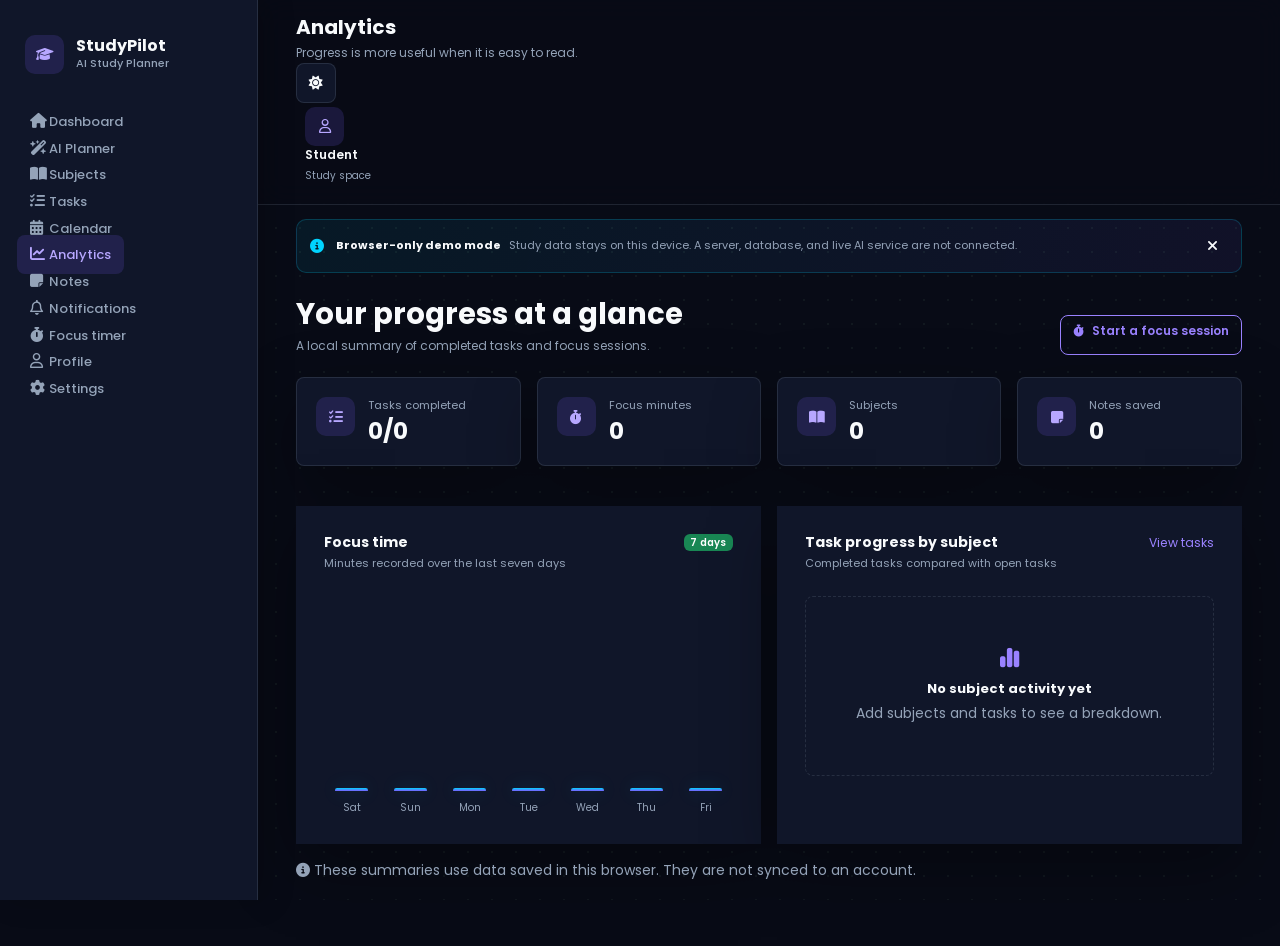
<file: frontend/analytics.html>
<!doctype html>
<html lang="en">
<head>
	<meta charset="utf-8">
	<meta name="viewport" content="width=device-width, initial-scale=1">
	<title>Analytics | StudyPilot</title>
	<link rel="preconnect" href="https://fonts.googleapis.com">
	<link rel="preconnect" href="https://fonts.gstatic.com" crossorigin>
	<link href="https://fonts.googleapis.com/css2?family=Poppins:wght@400;500;600;700&display=swap" rel="stylesheet">
	<link href="https://cdn.jsdelivr.net/npm/bootstrap@5.3.7/dist/css/bootstrap.min.css" rel="stylesheet">
	<link rel="stylesheet" href="https://cdnjs.cloudflare.com/ajax/libs/font-awesome/6.7.2/css/all.min.css">
	<link rel="stylesheet" href="assets/css/workspace.css">
</head>
<body>
<div class="dashboard-layout">
	<aside class="sidebar" aria-label="Primary navigation">
		<div class="sidebar-logo"><div class="metric-icon"><i class="fa-solid fa-graduation-cap"></i></div><div><h2>StudyPilot</h2><span>AI Study Planner</span></div></div>
		<ul class="sidebar-menu">
			<li><a href="dashboard.html"><i class="fa-solid fa-house"></i><span>Dashboard</span></a></li>
			<li><a href="planner.html"><i class="fa-solid fa-wand-magic-sparkles"></i><span>AI Planner</span></a></li>
			<li><a href="subjects.html"><i class="fa-solid fa-book-open"></i><span>Subjects</span></a></li>
			<li><a href="tasks.html"><i class="fa-solid fa-list-check"></i><span>Tasks</span></a></li>
			<li><a href="calendar.html"><i class="fa-solid fa-calendar-days"></i><span>Calendar</span></a></li>
			<li><a href="analytics.html"><i class="fa-solid fa-chart-line"></i><span>Analytics</span></a></li>
			<li><a href="notes.html"><i class="fa-solid fa-note-sticky"></i><span>Notes</span></a></li>
			<li><a href="notifications.html"><i class="fa-regular fa-bell"></i><span>Notifications</span></a></li>
			<li><a href="pomodoro.html"><i class="fa-solid fa-stopwatch"></i><span>Focus timer</span></a></li>
			<li><a href="profile.html"><i class="fa-regular fa-user"></i><span>Profile</span></a></li>
			<li><a href="settings.html"><i class="fa-solid fa-gear"></i><span>Settings</span></a></li>
		</ul>
	</aside>
	<main class="main-content">
		<header class="dashboard-navbar">
			<div class="left-section"><div><h2>Analytics</h2><p>Progress is more useful when it is easy to read.</p></div></div>
			<div class="right-section"><button class="icon-btn" id="themeToggle" type="button" aria-label="Switch to dark theme"><i class="fa-solid fa-moon" aria-hidden="true"></i></button><div class="user-profile"><div class="metric-icon"><i class="fa-regular fa-user"></i></div><div><span id="dashboardUser">Student</span><small>Study space</small></div></div></div>
		</header>
		<section class="page-heading"><div><h1>Your progress at a glance</h1><p>A local summary of completed tasks and focus sessions.</p></div><a class="btn btn-outline-primary" href="pomodoro.html"><i class="fa-solid fa-stopwatch me-2" aria-hidden="true"></i>Start a focus session</a></section>
		<section class="app-grid app-grid-4 mb-4" id="analyticsMetrics" aria-label="Study summary"></section>
		<div class="app-grid app-grid-2 analytics-layout">
			<section class="glass-card" aria-labelledby="weeklyStudyTitle"><div class="d-flex justify-content-between align-items-start mb-4"><div><h2 class="section-label mb-1" id="weeklyStudyTitle">Focus time</h2><p class="calendar-subtitle mb-0">Minutes recorded over the last seven days</p></div><span class="badge text-bg-success">7 days</span></div><div class="weekly-chart" id="weeklyChart" role="img" aria-label="Focus minutes by day"></div></section>
			<section class="glass-card" aria-labelledby="subjectProgressTitle"><div class="d-flex justify-content-between align-items-start mb-4"><div><h2 class="section-label mb-1" id="subjectProgressTitle">Task progress by subject</h2><p class="calendar-subtitle mb-0">Completed tasks compared with open tasks</p></div><a href="tasks.html" class="small">View tasks</a></div><div id="subjectProgress" class="app-grid"></div></section>
		</div>
		<p class="analytics-footnote mt-3"><i class="fa-solid fa-circle-info me-1" aria-hidden="true"></i>These summaries use data saved in this browser. They are not synced to an account.</p>
	</main>
</div>
<script src="assets/js/workspace.js"></script>
<script src="assets/js/analytics.js"></script>
</body>
</html>
</file>
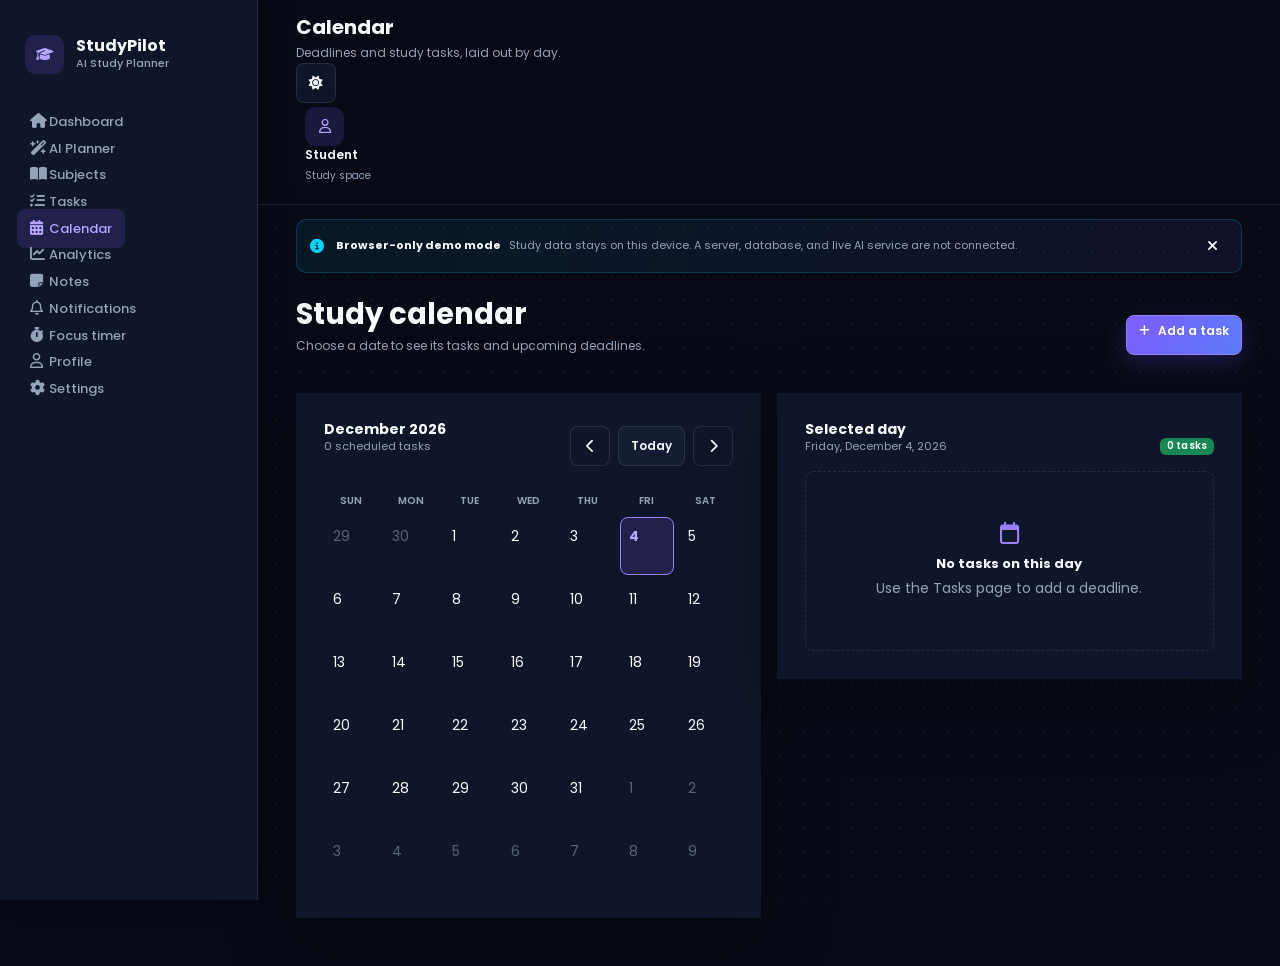
<file: frontend/calendar.html>
<!doctype html>
<html lang="en">
<head>
	<meta charset="utf-8">
	<meta name="viewport" content="width=device-width, initial-scale=1">
	<title>Calendar | StudyPilot</title>
	<link rel="preconnect" href="https://fonts.googleapis.com">
	<link rel="preconnect" href="https://fonts.gstatic.com" crossorigin>
	<link href="https://fonts.googleapis.com/css2?family=Poppins:wght@400;500;600;700&display=swap" rel="stylesheet">
	<link href="https://cdn.jsdelivr.net/npm/bootstrap@5.3.7/dist/css/bootstrap.min.css" rel="stylesheet">
	<link rel="stylesheet" href="https://cdnjs.cloudflare.com/ajax/libs/font-awesome/6.7.2/css/all.min.css">
	<link rel="stylesheet" href="assets/css/workspace.css">
</head>
<body>
<div class="dashboard-layout">
	<aside class="sidebar" aria-label="Primary navigation">
		<div class="sidebar-logo"><div class="metric-icon"><i class="fa-solid fa-graduation-cap"></i></div><div><h2>StudyPilot</h2><span>AI Study Planner</span></div></div>
		<ul class="sidebar-menu">
			<li><a href="dashboard.html"><i class="fa-solid fa-house"></i><span>Dashboard</span></a></li>
			<li><a href="planner.html"><i class="fa-solid fa-wand-magic-sparkles"></i><span>AI Planner</span></a></li>
			<li><a href="subjects.html"><i class="fa-solid fa-book-open"></i><span>Subjects</span></a></li>
			<li><a href="tasks.html"><i class="fa-solid fa-list-check"></i><span>Tasks</span></a></li>
			<li><a href="calendar.html"><i class="fa-solid fa-calendar-days"></i><span>Calendar</span></a></li>
			<li><a href="analytics.html"><i class="fa-solid fa-chart-line"></i><span>Analytics</span></a></li>
			<li><a href="notes.html"><i class="fa-solid fa-note-sticky"></i><span>Notes</span></a></li>
			<li><a href="notifications.html"><i class="fa-regular fa-bell"></i><span>Notifications</span></a></li>
			<li><a href="pomodoro.html"><i class="fa-solid fa-stopwatch"></i><span>Focus timer</span></a></li>
			<li><a href="profile.html"><i class="fa-regular fa-user"></i><span>Profile</span></a></li>
			<li><a href="settings.html"><i class="fa-solid fa-gear"></i><span>Settings</span></a></li>
		</ul>
	</aside>
	<main class="main-content">
		<header class="dashboard-navbar">
			<div class="left-section"><div><h2>Calendar</h2><p>Deadlines and study tasks, laid out by day.</p></div></div>
			<div class="right-section"><button class="icon-btn" id="themeToggle" type="button" aria-label="Switch to dark theme"><i class="fa-solid fa-moon" aria-hidden="true"></i></button><div class="user-profile"><div class="metric-icon"><i class="fa-regular fa-user"></i></div><div><span id="dashboardUser">Student</span><small>Study space</small></div></div></div>
		</header>
		<section class="page-heading"><div><h1>Study calendar</h1><p>Choose a date to see its tasks and upcoming deadlines.</p></div><a class="btn btn-primary" href="tasks.html"><i class="fa-solid fa-plus me-2" aria-hidden="true"></i>Add a task</a></section>
		<div class="app-grid app-grid-2 calendar-layout">
			<section class="glass-card" aria-label="Monthly calendar">
				<div class="calendar-toolbar"><div><h2 id="calendarMonth" class="section-label mb-0">Month</h2><p class="calendar-subtitle" id="calendarSummary"></p></div><div class="d-flex gap-2"><button class="icon-btn" id="previousMonth" type="button" aria-label="Previous month"><i class="fa-solid fa-chevron-left" aria-hidden="true"></i></button><button class="btn btn-outline-secondary" id="todayButton" type="button">Today</button><button class="icon-btn" id="nextMonth" type="button" aria-label="Next month"><i class="fa-solid fa-chevron-right" aria-hidden="true"></i></button></div></div>
				<div class="calendar-grid calendar-weekdays" aria-hidden="true"><span>Sun</span><span>Mon</span><span>Tue</span><span>Wed</span><span>Thu</span><span>Fri</span><span>Sat</span></div>
				<div class="calendar-grid" id="calendarDays" role="grid" aria-labelledby="calendarMonth"></div>
			</section>
			<section class="glass-card" aria-labelledby="dayTasksTitle">
				<div class="calendar-toolbar"><div><h2 class="section-label mb-0" id="dayTasksTitle">Selected day</h2><p class="calendar-subtitle" id="selectedDateLabel"></p></div><span class="badge text-bg-success" id="dayTaskCount">0 tasks</span></div>
				<div id="dayTasks" class="app-grid" aria-live="polite"></div>
			</section>
		</div>
	</main>
</div>
<script src="assets/js/workspace.js"></script>
<script src="assets/js/calendar.js"></script>
</body>
</html>
</file>
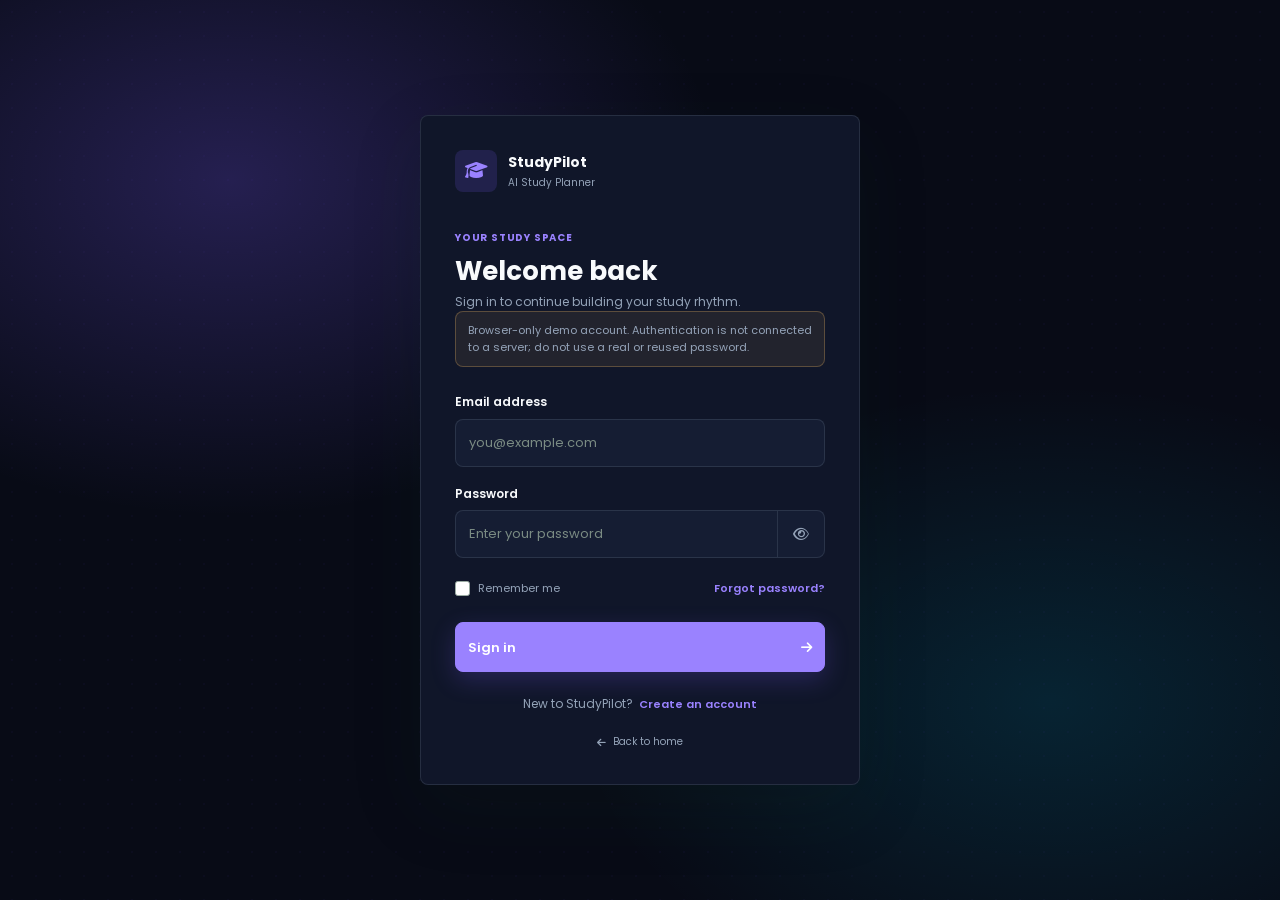
<file: frontend/login.html>
<!doctype html>
<html lang="en">
<head>
    <meta charset="utf-8">
    <meta name="viewport" content="width=device-width, initial-scale=1">
    <meta name="theme-color" content="#17332c">
    <meta name="description" content="Sign in to your Smart AI Study Planner account.">
    <title>Sign In | Smart AI Study Planner</title>
    <link rel="preconnect" href="https://fonts.googleapis.com">
    <link rel="preconnect" href="https://fonts.gstatic.com" crossorigin>
    <link href="https://fonts.googleapis.com/css2?family=Poppins:wght@400;500;600;700&display=swap" rel="stylesheet">
    <link href="https://cdn.jsdelivr.net/npm/bootstrap@5.3.3/dist/css/bootstrap.min.css" rel="stylesheet">
    <link rel="stylesheet" href="https://cdnjs.cloudflare.com/ajax/libs/font-awesome/6.7.2/css/all.min.css">
    <link rel="stylesheet" href="./assets/css/workspace.css">
    <link rel="stylesheet" href="./assets/css/login.css?v=2">
</head>
<body class="auth-page login-page">
    <main class="login-section">
        <section class="login-card" aria-labelledby="loginTitle">
            <a class="login-brand" href="index.html" aria-label="Smart AI Study Planner home">
                <span class="login-brand-mark" aria-hidden="true"><i class="fa-solid fa-graduation-cap"></i></span>
                <span><strong>StudyPilot</strong><small>AI Study Planner</small></span>
            </a>

            <div class="login-heading">
                <span class="login-eyebrow">YOUR STUDY SPACE</span>
                <h1 id="loginTitle">Welcome back</h1>
                <p>Sign in to continue building your study rhythm.</p>
                <p class="auth-demo-notice">Browser-only demo account. Authentication is not connected to a server; do not use a real or reused password.</p>
            </div>

            <form id="loginForm" novalidate>
                <div class="login-field">
                    <label class="form-label" for="loginEmail">Email address</label>
                    <input class="form-control" id="loginEmail" name="email" type="email" autocomplete="email" placeholder="you@example.com" aria-describedby="loginEmailError" required>
                    <span class="invalid-feedback" id="loginEmailError" hidden></span>
                </div>

                <div class="login-field">
                    <label class="form-label" for="loginPassword">Password</label>
                    <div class="input-group login-password-group">
                        <input class="form-control" id="loginPassword" name="password" type="password" autocomplete="current-password" placeholder="Enter your password" aria-describedby="loginPasswordError" required>
                        <button class="password-toggle" type="button" id="togglePassword" aria-label="Show password" aria-pressed="false">
                            <i class="fa-regular fa-eye" aria-hidden="true"></i>
                        </button>
                    </div>
                    <span class="invalid-feedback" id="loginPasswordError" hidden></span>
                </div>

                <div class="login-options">
                    <label class="form-check-label remember-option" for="remember">
                        <input class="form-check-input" type="checkbox" id="remember" name="remember">
                        <span>Remember me</span>
                    </label>
                    <a class="login-text-link" href="#forgotPasswordHelp" id="forgotPasswordLink" aria-controls="forgotPasswordHelp" aria-expanded="false">Forgot password?</a>
                </div>
                <p class="forgot-help" id="forgotPasswordHelp" role="status" hidden>Password recovery is not configured in this project yet. Contact your administrator for help.</p>

                <button class="btn btn-primary login-submit" id="loginSubmit" type="submit">
                    <span class="login-spinner spinner-border spinner-border-sm" aria-hidden="true" hidden></span>
                    <span data-submit-label>Sign in</span>
                    <i class="fa-solid fa-arrow-right" aria-hidden="true"></i>
                </button>
                <p class="login-status" id="loginStatus" role="status" aria-live="polite"></p>
            </form>

            <p class="register-prompt">New to StudyPilot? <a href="register.html">Create an account</a></p>
            <a class="back-home" href="index.html"><i class="fa-solid fa-arrow-left" aria-hidden="true"></i> Back to home</a>
        </section>
    </main>
    <script src="./assets/js/auth.js"></script>
    <script src="./assets/js/login.js?v=3"></script>
</body>
</html>
</file>
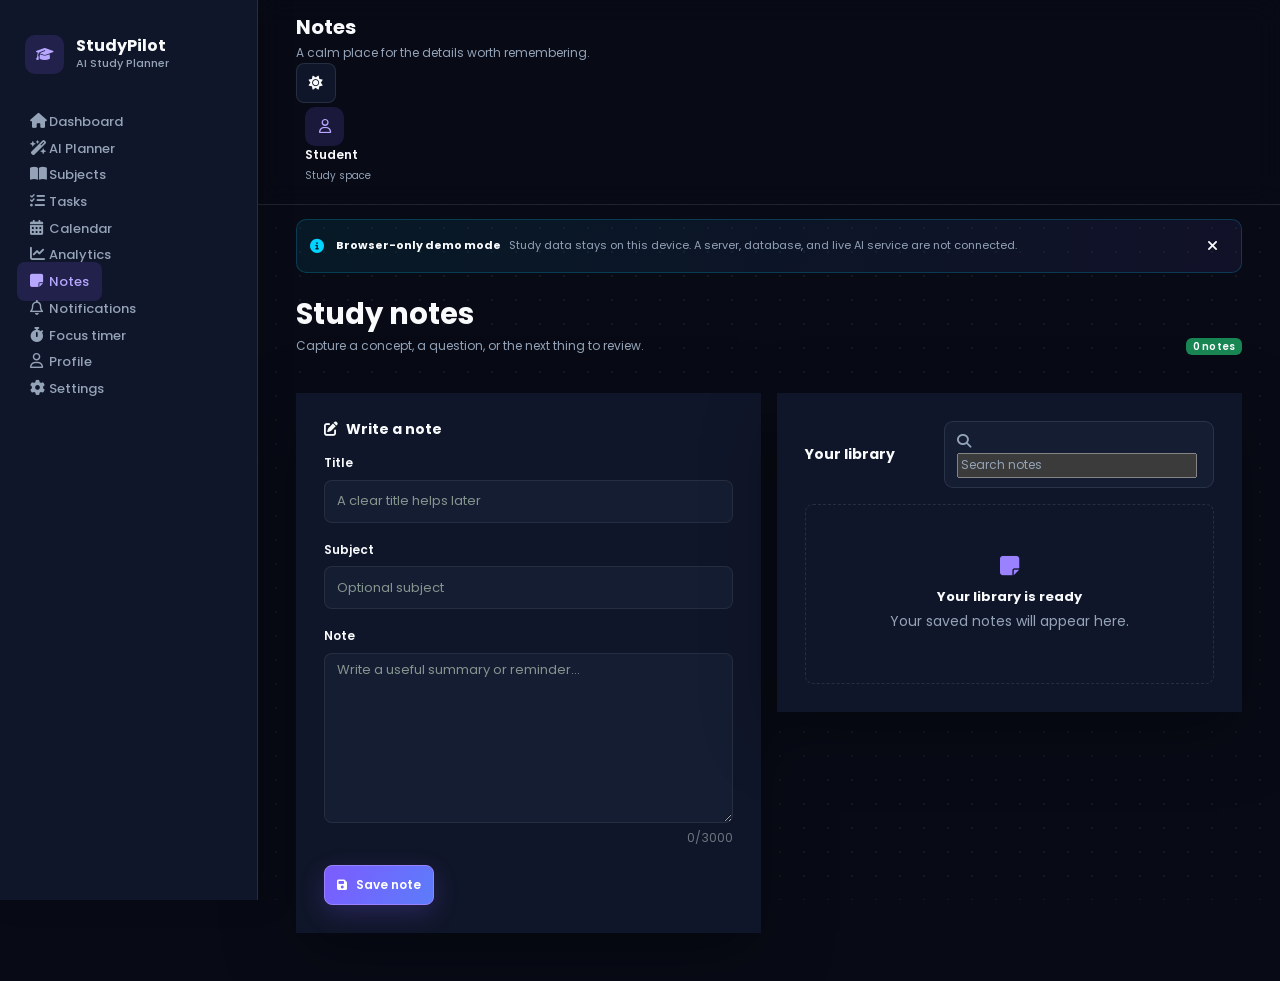
<file: frontend/notes.html>
<!doctype html>
<html lang="en">
<head>
	<meta charset="utf-8">
	<meta name="viewport" content="width=device-width, initial-scale=1">
	<title>Notes | StudyPilot</title>
	<link rel="preconnect" href="https://fonts.googleapis.com">
	<link rel="preconnect" href="https://fonts.gstatic.com" crossorigin>
	<link href="https://fonts.googleapis.com/css2?family=Poppins:wght@400;500;600;700&display=swap" rel="stylesheet">
	<link href="https://cdn.jsdelivr.net/npm/bootstrap@5.3.7/dist/css/bootstrap.min.css" rel="stylesheet">
	<link rel="stylesheet" href="https://cdnjs.cloudflare.com/ajax/libs/font-awesome/6.7.2/css/all.min.css">
	<link rel="stylesheet" href="assets/css/workspace.css">
</head>
<body>
<div class="dashboard-layout">
	<aside class="sidebar" aria-label="Primary navigation">
		<div class="sidebar-logo"><div class="metric-icon"><i class="fa-solid fa-graduation-cap"></i></div><div><h2>StudyPilot</h2><span>AI Study Planner</span></div></div>
		<ul class="sidebar-menu">
			<li><a href="dashboard.html"><i class="fa-solid fa-house"></i><span>Dashboard</span></a></li>
			<li><a href="planner.html"><i class="fa-solid fa-wand-magic-sparkles"></i><span>AI Planner</span></a></li>
			<li><a href="subjects.html"><i class="fa-solid fa-book-open"></i><span>Subjects</span></a></li>
			<li><a href="tasks.html"><i class="fa-solid fa-list-check"></i><span>Tasks</span></a></li>
			<li><a href="calendar.html"><i class="fa-solid fa-calendar-days"></i><span>Calendar</span></a></li>
			<li><a href="analytics.html"><i class="fa-solid fa-chart-line"></i><span>Analytics</span></a></li>
			<li><a href="notes.html"><i class="fa-solid fa-note-sticky"></i><span>Notes</span></a></li>
			<li><a href="notifications.html"><i class="fa-regular fa-bell"></i><span>Notifications</span></a></li>
			<li><a href="pomodoro.html"><i class="fa-solid fa-stopwatch"></i><span>Focus timer</span></a></li>
			<li><a href="profile.html"><i class="fa-regular fa-user"></i><span>Profile</span></a></li>
			<li><a href="settings.html"><i class="fa-solid fa-gear"></i><span>Settings</span></a></li>
		</ul>
	</aside>
	<main class="main-content">
		<header class="dashboard-navbar">
			<div class="left-section"><div><h2>Notes</h2><p>A calm place for the details worth remembering.</p></div></div>
			<div class="right-section"><button class="icon-btn" id="themeToggle" type="button" aria-label="Switch to dark theme"><i class="fa-solid fa-moon" aria-hidden="true"></i></button><div class="user-profile"><div class="metric-icon"><i class="fa-regular fa-user"></i></div><div><span id="dashboardUser">Student</span><small>Study space</small></div></div></div>
		</header>
		<section class="page-heading"><div><h1>Study notes</h1><p>Capture a concept, a question, or the next thing to review.</p></div><span class="badge text-bg-success" id="notesCount">0 notes</span></section>
		<div class="app-grid app-grid-2" style="align-items:start">
			<section class="glass-card" aria-labelledby="noteFormTitle">
				<h2 class="section-label" id="noteFormTitle"><i class="fa-solid fa-pen-to-square me-2" aria-hidden="true"></i>Write a note</h2>
				<form id="noteForm" novalidate>
					<input type="hidden" id="noteId">
					<div class="mb-3"><label class="form-label" for="noteTitle">Title</label><input class="form-control" id="noteTitle" maxlength="90" placeholder="A clear title helps later" required></div>
					<div class="mb-3"><label class="form-label" for="noteSubject">Subject</label><input class="form-control" id="noteSubject" maxlength="60" placeholder="Optional subject"></div>
					<div class="mb-3"><label class="form-label" for="noteBody">Note</label><textarea class="form-control" id="noteBody" rows="8" maxlength="3000" placeholder="Write a useful summary or reminder..." required></textarea><div class="text-end mt-1"><small class="text-secondary"><span id="noteLength">0</span>/3000</small></div></div>
					<div class="d-flex flex-wrap gap-2"><button class="btn btn-primary" type="submit" id="noteSubmit"><i class="fa-solid fa-floppy-disk me-2" aria-hidden="true"></i>Save note</button><button class="btn btn-outline-secondary d-none" type="button" id="noteCancelEdit">Cancel edit</button></div>
				</form>
			</section>
			<section class="glass-card" aria-labelledby="noteListTitle">
				<div class="d-flex flex-wrap align-items-center justify-content-between gap-3 mb-3"><h2 class="section-label mb-0" id="noteListTitle">Your library</h2><div class="search-box"><i class="fa-solid fa-magnifying-glass" aria-hidden="true"></i><input id="noteSearch" type="search" aria-label="Search notes" placeholder="Search notes"></div></div>
				<div id="notesList" class="notes-list" aria-live="polite"></div>
			</section>
		</div>
	</main>
</div>
<script src="assets/js/workspace.js"></script>
<script src="assets/js/notes.js"></script>
</body>
</html>
</file>
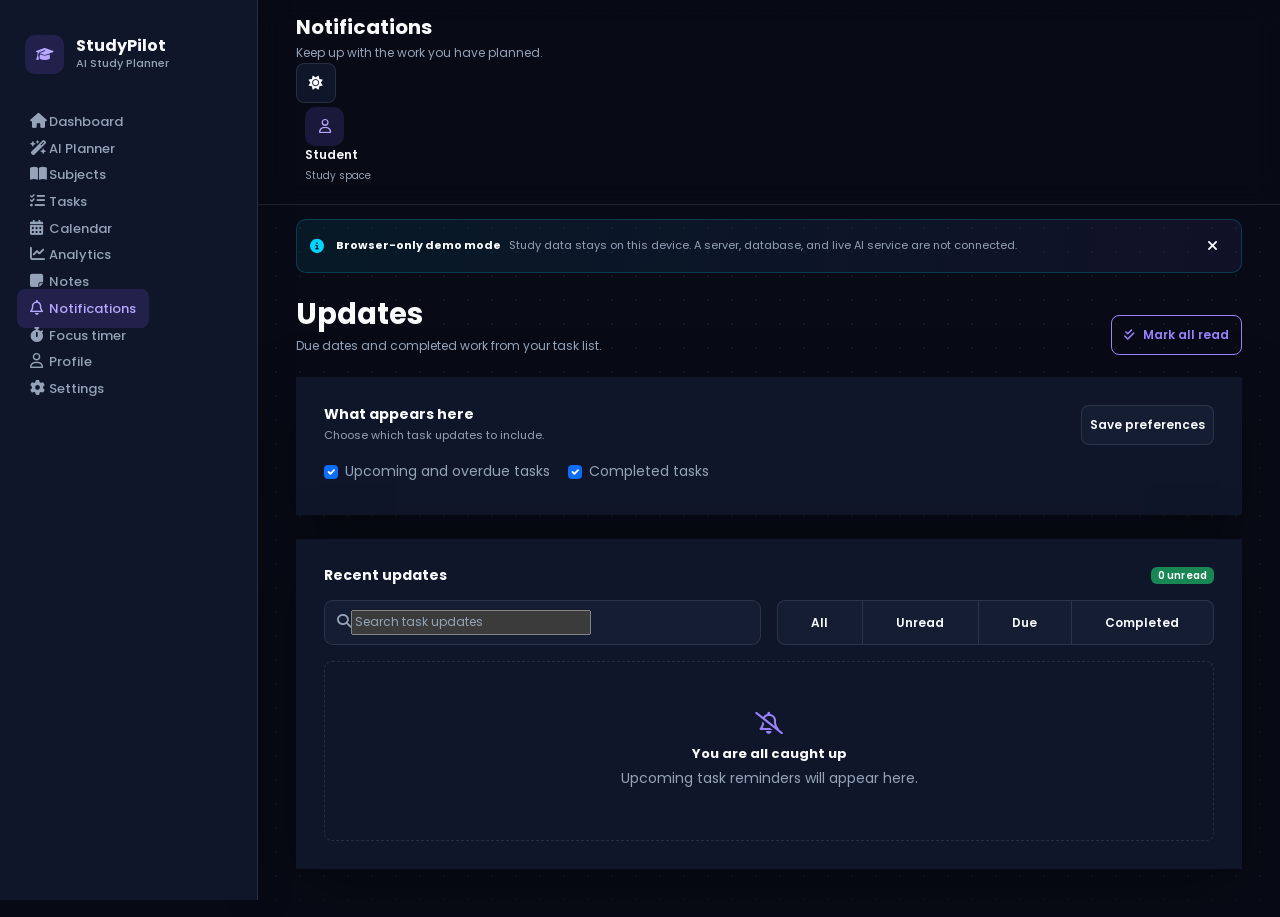
<file: frontend/notifications.html>
<!doctype html>
<html lang="en">
<head>
	<meta charset="utf-8">
	<meta name="viewport" content="width=device-width, initial-scale=1">
	<title>Notifications | StudyPilot</title>
	<link rel="preconnect" href="https://fonts.googleapis.com">
	<link rel="preconnect" href="https://fonts.gstatic.com" crossorigin>
	<link href="https://fonts.googleapis.com/css2?family=Poppins:wght@400;500;600;700&display=swap" rel="stylesheet">
	<link href="https://cdn.jsdelivr.net/npm/bootstrap@5.3.7/dist/css/bootstrap.min.css" rel="stylesheet">
	<link rel="stylesheet" href="https://cdnjs.cloudflare.com/ajax/libs/font-awesome/6.7.2/css/all.min.css">
	<link rel="stylesheet" href="assets/css/workspace.css">
</head>
<body>
<div class="dashboard-layout">
	<aside class="sidebar" aria-label="Primary navigation">
		<div class="sidebar-logo"><div class="metric-icon"><i class="fa-solid fa-graduation-cap"></i></div><div><h2>StudyPilot</h2><span>AI Study Planner</span></div></div>
		<ul class="sidebar-menu">
			<li><a href="dashboard.html"><i class="fa-solid fa-house"></i><span>Dashboard</span></a></li>
			<li><a href="planner.html"><i class="fa-solid fa-wand-magic-sparkles"></i><span>AI Planner</span></a></li>
			<li><a href="subjects.html"><i class="fa-solid fa-book-open"></i><span>Subjects</span></a></li>
			<li><a href="tasks.html"><i class="fa-solid fa-list-check"></i><span>Tasks</span></a></li>
			<li><a href="calendar.html"><i class="fa-solid fa-calendar-days"></i><span>Calendar</span></a></li>
			<li><a href="analytics.html"><i class="fa-solid fa-chart-line"></i><span>Analytics</span></a></li>
			<li><a href="notes.html"><i class="fa-solid fa-note-sticky"></i><span>Notes</span></a></li>
			<li><a href="notifications.html"><i class="fa-regular fa-bell"></i><span>Notifications</span></a></li>
			<li><a href="pomodoro.html"><i class="fa-solid fa-stopwatch"></i><span>Focus timer</span></a></li>
			<li><a href="profile.html"><i class="fa-regular fa-user"></i><span>Profile</span></a></li>
			<li><a href="settings.html"><i class="fa-solid fa-gear"></i><span>Settings</span></a></li>
		</ul>
	</aside>
	<main class="main-content">
		<header class="dashboard-navbar">
			<div class="left-section"><div><h2>Notifications</h2><p>Keep up with the work you have planned.</p></div></div>
			<div class="right-section"><button class="icon-btn" id="themeToggle" type="button" aria-label="Switch to dark theme"><i class="fa-solid fa-moon" aria-hidden="true"></i></button><div class="user-profile"><div class="metric-icon"><i class="fa-regular fa-user"></i></div><div><span id="dashboardUser">Student</span><small>Study space</small></div></div></div>
		</header>
		<section class="page-heading"><div><h1>Updates</h1><p>Due dates and completed work from your task list.</p></div><button class="btn btn-outline-primary" id="markAllRead" type="button"><i class="fa-solid fa-check-double me-2" aria-hidden="true"></i>Mark all read</button></section>
		<section class="glass-card mb-4" aria-labelledby="notificationPrefsTitle">
			<div class="d-flex align-items-center justify-content-between gap-3"><div><h2 class="section-label mb-1" id="notificationPrefsTitle">What appears here</h2><p class="calendar-subtitle mb-0">Choose which task updates to include.</p></div><button class="btn btn-sm btn-outline-secondary" id="saveNotificationPrefs" type="button">Save preferences</button></div>
			<div class="notification-preferences mt-3">
				<label class="form-check"><input class="form-check-input" id="duePreference" type="checkbox"><span class="form-check-label">Upcoming and overdue tasks</span></label>
				<label class="form-check"><input class="form-check-input" id="completedPreference" type="checkbox"><span class="form-check-label">Completed tasks</span></label>
			</div>
		</section>
		<section class="glass-card" aria-labelledby="notificationListTitle">
			<div class="d-flex flex-wrap align-items-center justify-content-between gap-3 mb-3"><h2 class="section-label mb-0" id="notificationListTitle">Recent updates</h2><span class="badge text-bg-success" id="unreadCount">0 unread</span></div>
			<div class="app-grid app-grid-2 mb-3">
				<div class="search-box w-100"><i class="fa-solid fa-magnifying-glass" aria-hidden="true"></i><input id="notificationSearch" type="search" aria-label="Search notifications" placeholder="Search task updates"></div>
				<div class="btn-group btn-group-sm" role="group" aria-label="Filter notifications">
					<button class="btn btn-outline-secondary notification-filter" type="button" data-filter="all" aria-pressed="true">All</button>
					<button class="btn btn-outline-secondary notification-filter" type="button" data-filter="unread" aria-pressed="false">Unread</button>
					<button class="btn btn-outline-secondary notification-filter" type="button" data-filter="due" aria-pressed="false">Due</button>
					<button class="btn btn-outline-secondary notification-filter" type="button" data-filter="completed" aria-pressed="false">Completed</button>
				</div>
			</div>
			<div class="app-grid" id="notificationList" aria-live="polite"></div>
		</section>
	</main>
</div>
<script src="assets/js/workspace.js"></script>
<script src="assets/js/notifications.js"></script>
</body>
</html>
</file>
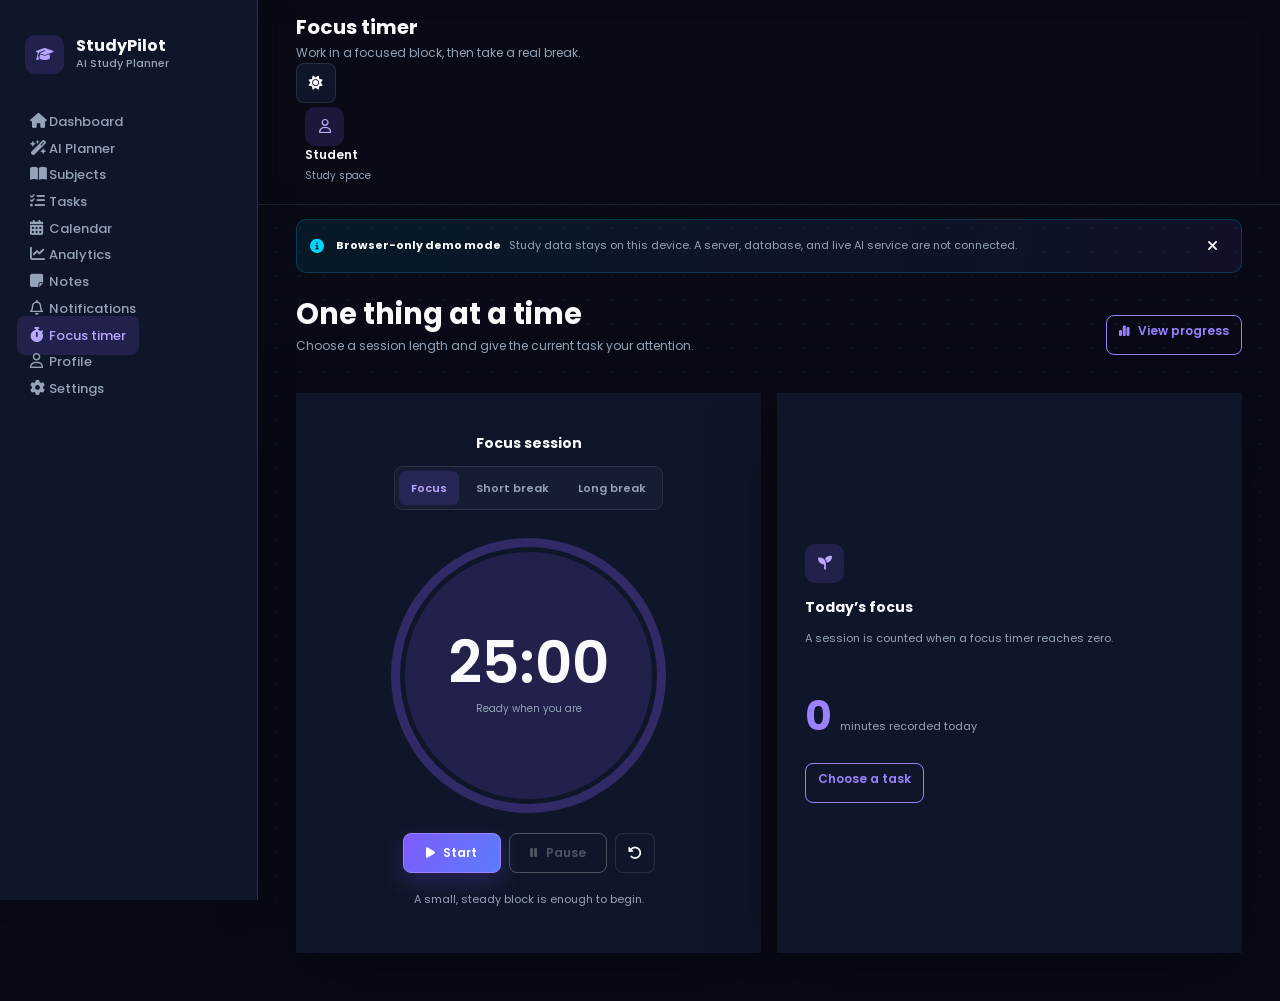
<file: frontend/pomodoro.html>
<!doctype html>
<html lang="en">
<head>
	<meta charset="utf-8">
	<meta name="viewport" content="width=device-width, initial-scale=1">
	<title>Focus Timer | StudyPilot</title>
	<link rel="preconnect" href="https://fonts.googleapis.com">
	<link rel="preconnect" href="https://fonts.gstatic.com" crossorigin>
	<link href="https://fonts.googleapis.com/css2?family=Poppins:wght@400;500;600;700&display=swap" rel="stylesheet">
	<link href="https://cdn.jsdelivr.net/npm/bootstrap@5.3.7/dist/css/bootstrap.min.css" rel="stylesheet">
	<link rel="stylesheet" href="https://cdnjs.cloudflare.com/ajax/libs/font-awesome/6.7.2/css/all.min.css">
	<link rel="stylesheet" href="assets/css/workspace.css">
</head>
<body>
<div class="dashboard-layout">
	<aside class="sidebar" aria-label="Primary navigation">
		<div class="sidebar-logo"><div class="metric-icon"><i class="fa-solid fa-graduation-cap"></i></div><div><h2>StudyPilot</h2><span>AI Study Planner</span></div></div>
		<ul class="sidebar-menu">
			<li><a href="dashboard.html"><i class="fa-solid fa-house"></i><span>Dashboard</span></a></li>
			<li><a href="planner.html"><i class="fa-solid fa-wand-magic-sparkles"></i><span>AI Planner</span></a></li>
			<li><a href="subjects.html"><i class="fa-solid fa-book-open"></i><span>Subjects</span></a></li>
			<li><a href="tasks.html"><i class="fa-solid fa-list-check"></i><span>Tasks</span></a></li>
			<li><a href="calendar.html"><i class="fa-solid fa-calendar-days"></i><span>Calendar</span></a></li>
			<li><a href="analytics.html"><i class="fa-solid fa-chart-line"></i><span>Analytics</span></a></li>
			<li><a href="notes.html"><i class="fa-solid fa-note-sticky"></i><span>Notes</span></a></li>
			<li><a href="notifications.html"><i class="fa-regular fa-bell"></i><span>Notifications</span></a></li>
			<li><a href="pomodoro.html"><i class="fa-solid fa-stopwatch"></i><span>Focus timer</span></a></li>
			<li><a href="profile.html"><i class="fa-regular fa-user"></i><span>Profile</span></a></li>
			<li><a href="settings.html"><i class="fa-solid fa-gear"></i><span>Settings</span></a></li>
		</ul>
	</aside>
	<main class="main-content">
		<header class="dashboard-navbar">
			<div class="left-section"><div><h2>Focus timer</h2><p>Work in a focused block, then take a real break.</p></div></div>
			<div class="right-section"><button class="icon-btn" id="themeToggle" type="button" aria-label="Switch to dark theme"><i class="fa-solid fa-moon" aria-hidden="true"></i></button><div class="user-profile"><div class="metric-icon"><i class="fa-regular fa-user"></i></div><div><span id="dashboardUser">Student</span><small>Study space</small></div></div></div>
		</header>
		<section class="page-heading"><div><h1>One thing at a time</h1><p>Choose a session length and give the current task your attention.</p></div><a class="btn btn-outline-primary" href="analytics.html"><i class="fa-solid fa-chart-simple me-2" aria-hidden="true"></i>View progress</a></section>
		<div class="app-grid app-grid-2 focus-layout">
			<section class="glass-card focus-panel" aria-labelledby="focusTitle">
				<h2 class="section-label text-center" id="focusTitle">Focus session</h2>
				<div class="timer-modes" role="group" aria-label="Timer mode">
					<button class="timer-mode is-active" type="button" data-mode="focus" aria-pressed="true">Focus</button>
					<button class="timer-mode" type="button" data-mode="short" aria-pressed="false">Short break</button>
					<button class="timer-mode" type="button" data-mode="long" aria-pressed="false">Long break</button>
				</div>
				<div class="timer-face" id="timerFace"><span id="timerDisplay" role="timer" aria-label="25 minutes remaining">25:00</span><small id="timerCaption">Ready when you are</small></div>
				<div class="focus-controls"><button class="btn btn-primary" id="startTimer" type="button"><i class="fa-solid fa-play me-2" aria-hidden="true"></i>Start</button><button class="btn btn-outline-secondary" id="pauseTimer" type="button" disabled><i class="fa-solid fa-pause me-2" aria-hidden="true"></i>Pause</button><button class="icon-btn" id="resetTimer" type="button" aria-label="Reset timer"><i class="fa-solid fa-rotate-left" aria-hidden="true"></i></button></div>
				<p class="focus-status" id="timerStatus" aria-live="polite">A small, steady block is enough to begin.</p>
			</section>
			<aside class="glass-card focus-summary" aria-labelledby="focusSummaryTitle">
				<span class="metric-icon"><i class="fa-solid fa-seedling" aria-hidden="true"></i></span>
				<h2 class="section-label mt-3" id="focusSummaryTitle">Today’s focus</h2>
				<p class="calendar-subtitle">A session is counted when a focus timer reaches zero.</p>
				<div class="focus-total"><strong id="todayFocusMinutes">0</strong><span>minutes recorded today</span></div>
				<a href="tasks.html" class="btn btn-outline-primary mt-3">Choose a task</a>
			</aside>
		</div>
	</main>
</div>
<script src="assets/js/workspace.js"></script>
<script src="assets/js/pomodoro.js"></script>
</body>
</html>
</file>
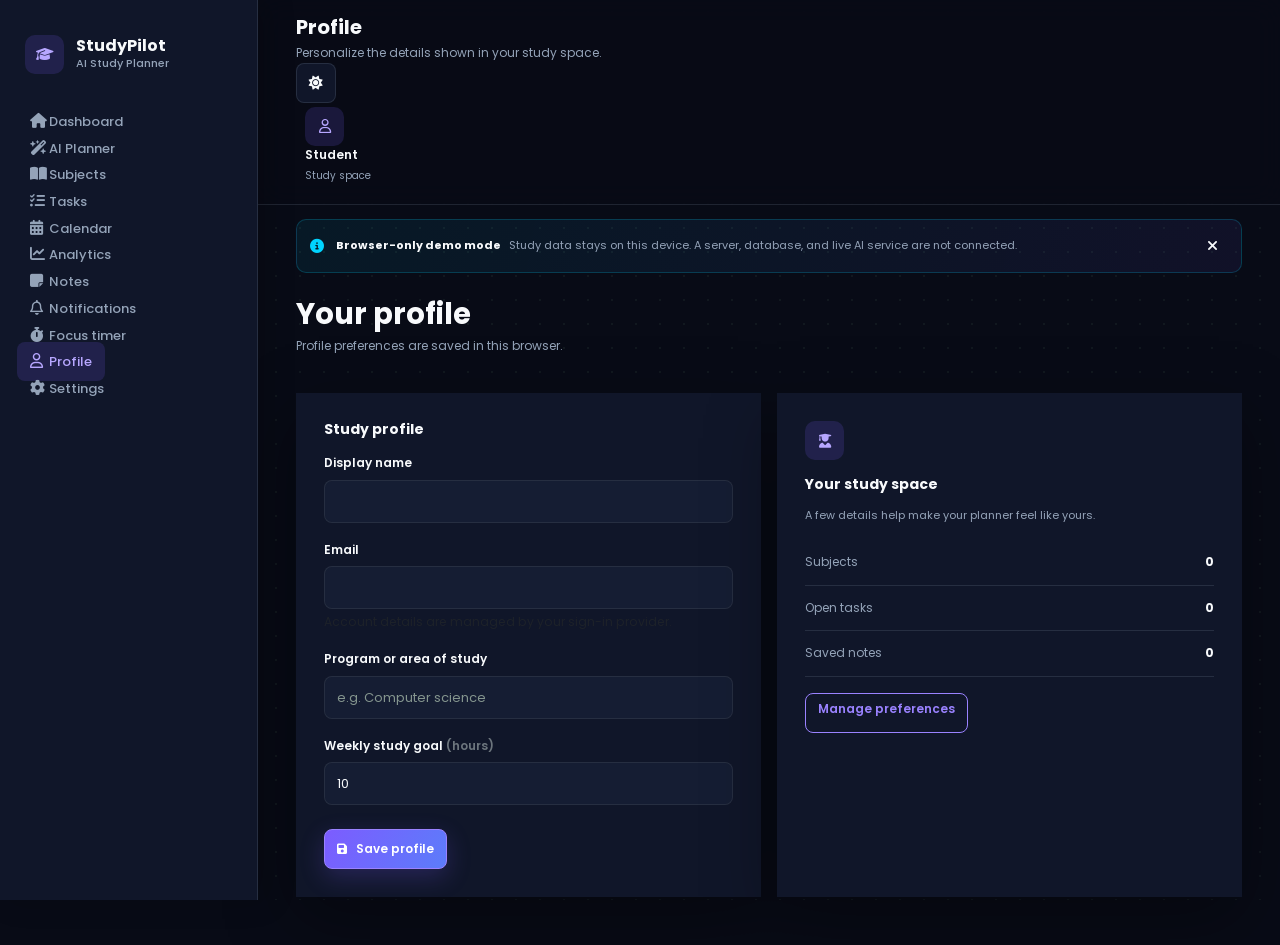
<file: frontend/profile.html>
<!doctype html>
<html lang="en">
<head>
	<meta charset="utf-8">
	<meta name="viewport" content="width=device-width, initial-scale=1">
	<title>Profile | StudyPilot</title>
	<link rel="preconnect" href="https://fonts.googleapis.com">
	<link rel="preconnect" href="https://fonts.gstatic.com" crossorigin>
	<link href="https://fonts.googleapis.com/css2?family=Poppins:wght@400;500;600;700&display=swap" rel="stylesheet">
	<link href="https://cdn.jsdelivr.net/npm/bootstrap@5.3.7/dist/css/bootstrap.min.css" rel="stylesheet">
	<link rel="stylesheet" href="https://cdnjs.cloudflare.com/ajax/libs/font-awesome/6.7.2/css/all.min.css">
	<link rel="stylesheet" href="assets/css/workspace.css">
</head>
<body>
<div class="dashboard-layout">
	<aside class="sidebar" aria-label="Primary navigation">
		<div class="sidebar-logo"><div class="metric-icon"><i class="fa-solid fa-graduation-cap"></i></div><div><h2>StudyPilot</h2><span>AI Study Planner</span></div></div>
		<ul class="sidebar-menu">
			<li><a href="dashboard.html"><i class="fa-solid fa-house"></i><span>Dashboard</span></a></li>
			<li><a href="planner.html"><i class="fa-solid fa-wand-magic-sparkles"></i><span>AI Planner</span></a></li>
			<li><a href="subjects.html"><i class="fa-solid fa-book-open"></i><span>Subjects</span></a></li>
			<li><a href="tasks.html"><i class="fa-solid fa-list-check"></i><span>Tasks</span></a></li>
			<li><a href="calendar.html"><i class="fa-solid fa-calendar-days"></i><span>Calendar</span></a></li>
			<li><a href="analytics.html"><i class="fa-solid fa-chart-line"></i><span>Analytics</span></a></li>
			<li><a href="notes.html"><i class="fa-solid fa-note-sticky"></i><span>Notes</span></a></li>
			<li><a href="notifications.html"><i class="fa-regular fa-bell"></i><span>Notifications</span></a></li>
			<li><a href="pomodoro.html"><i class="fa-solid fa-stopwatch"></i><span>Focus timer</span></a></li>
			<li><a href="profile.html"><i class="fa-regular fa-user"></i><span>Profile</span></a></li>
			<li><a href="settings.html"><i class="fa-solid fa-gear"></i><span>Settings</span></a></li>
		</ul>
	</aside>
	<main class="main-content">
		<header class="dashboard-navbar">
			<div class="left-section"><div><h2>Profile</h2><p>Personalize the details shown in your study space.</p></div></div>
			<div class="right-section"><button class="icon-btn" id="themeToggle" type="button" aria-label="Switch to dark theme"><i class="fa-solid fa-moon" aria-hidden="true"></i></button><div class="user-profile"><div class="metric-icon"><i class="fa-regular fa-user"></i></div><div><span id="dashboardUser">Student</span><small>Study space</small></div></div></div>
		</header>
		<section class="page-heading"><div><h1>Your profile</h1><p>Profile preferences are saved in this browser.</p></div></section>
		<div class="app-grid app-grid-2 profile-layout">
			<section class="glass-card" aria-labelledby="profileFormTitle">
				<h2 class="section-label" id="profileFormTitle">Study profile</h2>
				<form id="profileForm" novalidate>
					<div class="mb-3"><label class="form-label" for="profileName">Display name</label><input class="form-control" id="profileName" maxlength="80" autocomplete="name" required></div>
					<div class="mb-3"><label class="form-label" for="profileEmail">Email</label><input class="form-control" id="profileEmail" type="email" readonly aria-describedby="profileEmailHint"><div class="form-text" id="profileEmailHint">Account details are managed by your sign-in provider.</div></div>
					<div class="mb-3"><label class="form-label" for="studyProgram">Program or area of study</label><input class="form-control" id="studyProgram" maxlength="100" placeholder="e.g. Computer science"></div>
					<div class="mb-4"><label class="form-label" for="weeklyGoal">Weekly study goal <span class="text-secondary">(hours)</span></label><input class="form-control" id="weeklyGoal" type="number" min="1" max="80" step="1" required></div>
					<button class="btn btn-primary" type="submit"><i class="fa-solid fa-floppy-disk me-2" aria-hidden="true"></i>Save profile</button>
				</form>
			</section>
			<aside class="glass-card profile-overview">
				<span class="metric-icon"><i class="fa-solid fa-user-graduate" aria-hidden="true"></i></span>
				<h2 class="section-label mt-3">Your study space</h2>
				<p class="calendar-subtitle">A few details help make your planner feel like yours.</p>
				<div class="profile-overview-row"><span>Subjects</span><strong id="profileSubjects">0</strong></div>
				<div class="profile-overview-row"><span>Open tasks</span><strong id="profileTasks">0</strong></div>
				<div class="profile-overview-row"><span>Saved notes</span><strong id="profileNotes">0</strong></div>
				<a class="btn btn-outline-primary mt-3" href="settings.html">Manage preferences</a>
			</aside>
		</div>
	</main>
</div>
<script src="assets/js/workspace.js"></script>
<script src="assets/js/profile.js"></script>
</body>
</html>
</file>
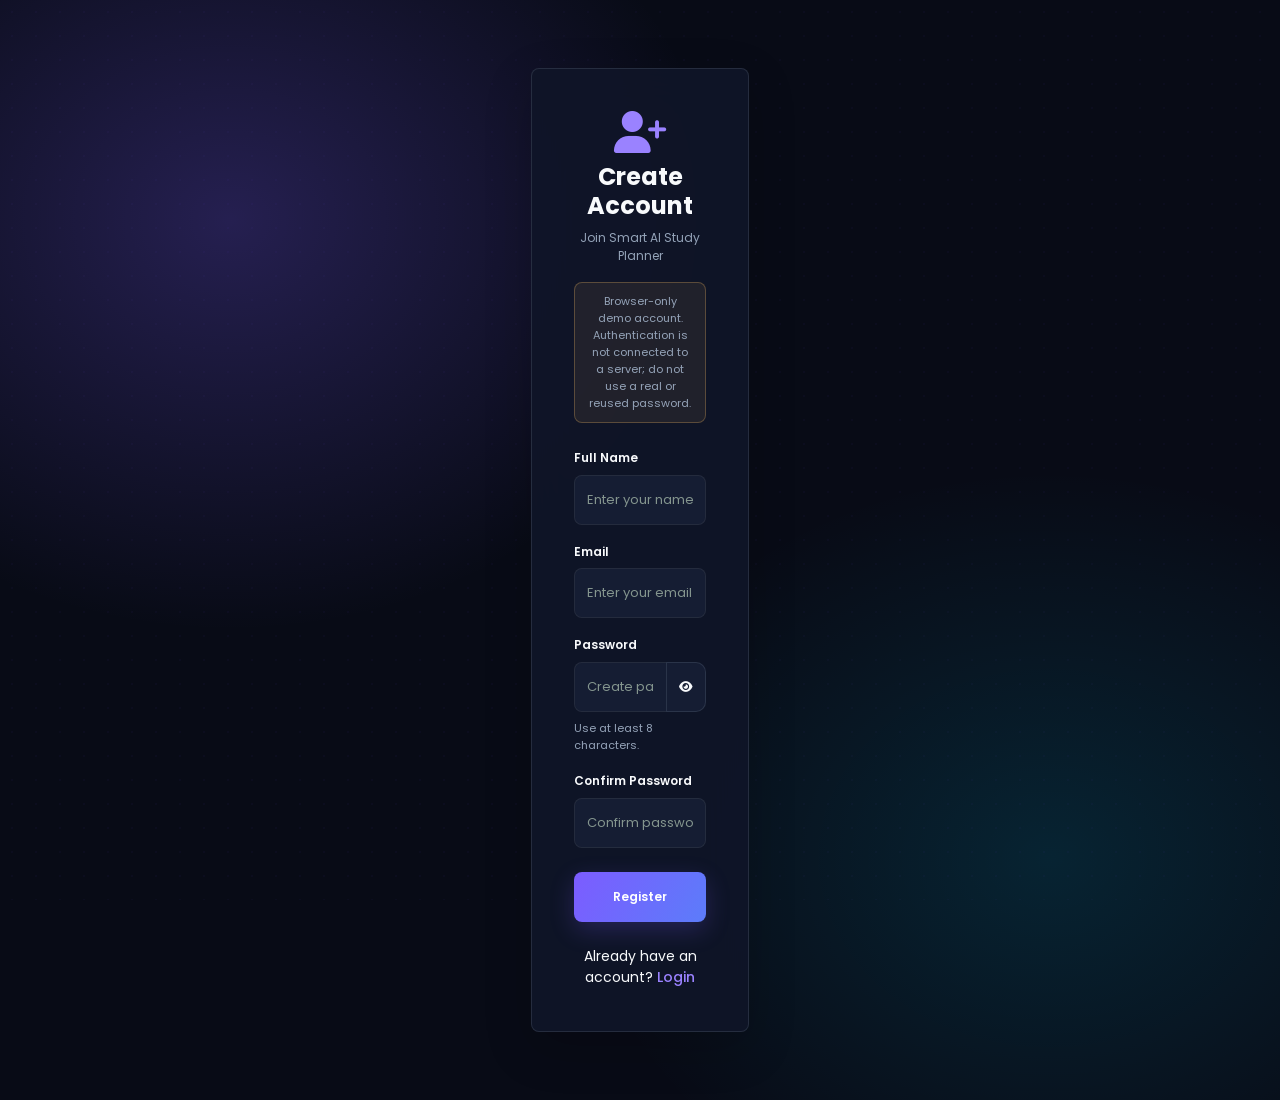
<file: frontend/register.html>
<!DOCTYPE html>
<html lang="en">

<head>

    <meta charset="UTF-8">
    <meta name="viewport" content="width=device-width, initial-scale=1.0">

    <title>Register | Smart AI Study Planner</title>

    <link href="https://cdn.jsdelivr.net/npm/bootstrap@5.3.3/dist/css/bootstrap.min.css" rel="stylesheet">

    <link rel="stylesheet"
        href="https://cdnjs.cloudflare.com/ajax/libs/font-awesome/6.7.2/css/all.min.css">

    <link href="https://fonts.googleapis.com/css2?family=Poppins:wght@300;400;500;600;700&display=swap"
        rel="stylesheet">

    <link rel="stylesheet" href="./assets/css/register.css">

    <link rel="stylesheet" href="./assets/css/workspace.css">

</head>

<body class="auth-page">

<section class="register-section">

    <div class="container">

        <div class="row justify-content-center align-items-center min-vh-100">

            <div class="col-lg-6 col-md-8">

                <div class="register-card shadow-lg">

                    <div class="text-center mb-4">

                        <i class="fa-solid fa-user-plus register-icon"></i>

                        <h2>Create Account</h2>

                        <p class="text-muted">
                            Join Smart AI Study Planner
                        </p>
                        <p class="auth-demo-notice" role="note">
                            Browser-only demo account. Authentication is not connected to a server; do not use a real or reused password.
                        </p>

                    </div>

                    <form id="registerForm">

                        <div class="mb-3">

                            <label class="form-label" for="fullName">Full Name</label>

                            <input
                                type="text"
                                class="form-control"
                                id="fullName"
                                autocomplete="name"
                                placeholder="Enter your name"
                                required>

                        </div>

                        <div class="mb-3">

                            <label class="form-label" for="email">Email</label>

                            <input
                                type="email"
                                class="form-control"
                                id="email"
                                autocomplete="email"
                                placeholder="Enter your email"
                                required>

                        </div>

                        <div class="mb-3">

                            <label class="form-label" for="password">Password</label>

                            <div class="input-group">

                                <input
                                    type="password"
                                    class="form-control"
                                    id="password"
                                    minlength="8"
                                    autocomplete="new-password"
                                    placeholder="Create password"
                                    required>

                                <button
                                    class="btn btn-outline-secondary"
                                    type="button"
                                    id="togglePassword"
                                    aria-label="Toggle password visibility">

                                    <i class="fa-solid fa-eye"></i>

                                </button>

                            </div>
                            <small class="calendar-subtitle d-block mt-2" id="passwordStrength" aria-live="polite">Use at least 8 characters.</small>

                        </div>

                        <div class="mb-4">

                            <label class="form-label" for="confirmPassword">Confirm Password</label>

                            <input
                                type="password"
                                class="form-control"
                                id="confirmPassword"
                                minlength="8"
                                autocomplete="new-password"
                                placeholder="Confirm password"
                                required>

                        </div>

                        <button
                            type="submit"
                            class="btn btn-primary w-100">

                            Register

                        </button>

                    </form>

                    <p class="login-status" id="registerStatus" role="status" aria-live="polite"></p>

                    <div class="text-center mt-4">

                        Already have an account?

                        <a href="login.html">

                            Login

                        </a>

                    </div>

                </div>

            </div>

        </div>

    </div>

</section>

<script src="./assets/js/auth.js"></script>
<script src="./assets/js/register.js"></script>
<script src="https://cdn.jsdelivr.net/npm/bootstrap@5.3.3/dist/js/bootstrap.bundle.min.js"></script>

</body>

</html>
</file>
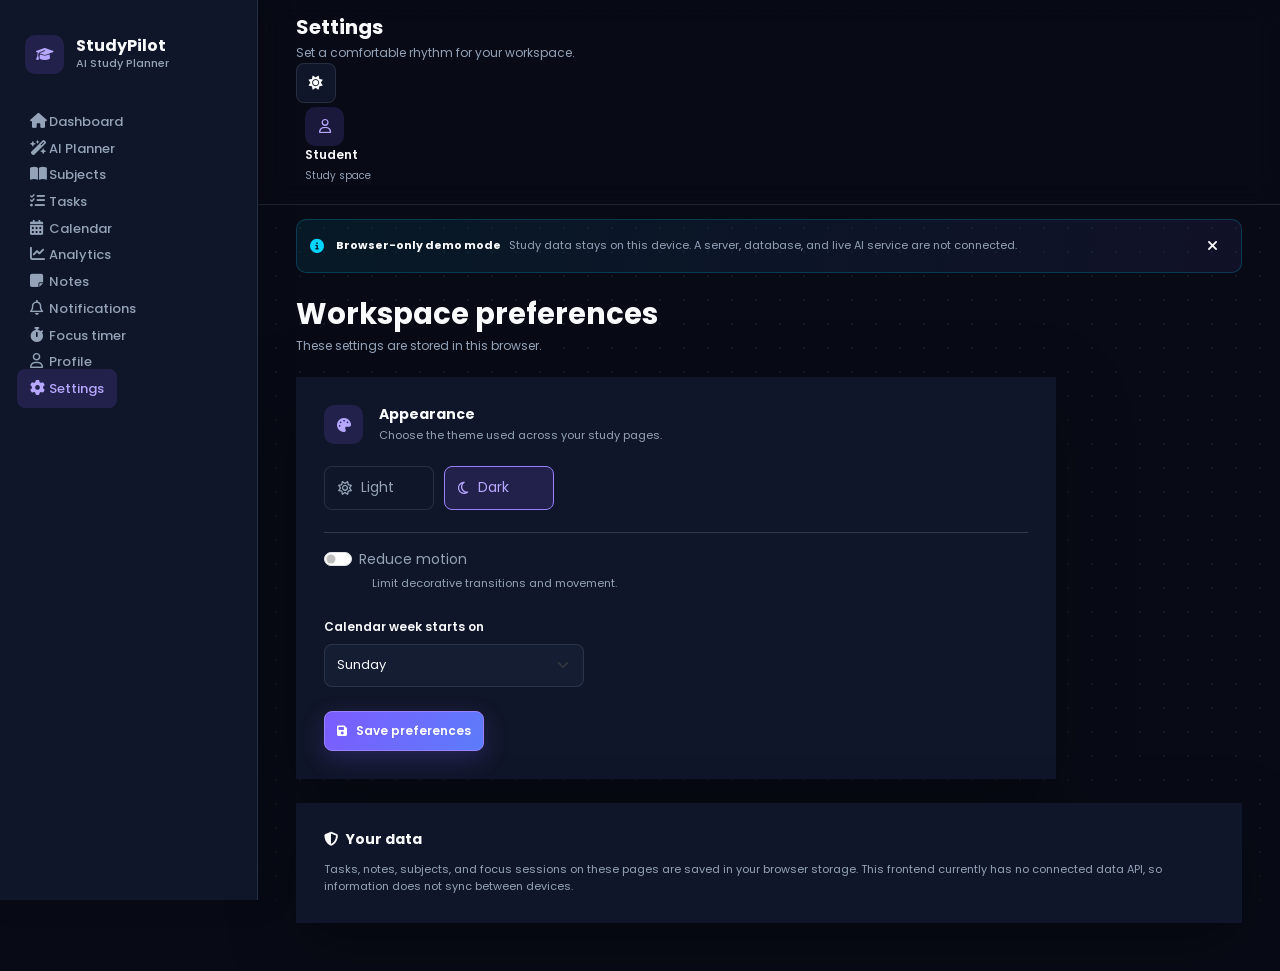
<file: frontend/settings.html>
<!doctype html>
<html lang="en">
<head>
    <meta charset="utf-8">
    <meta name="viewport" content="width=device-width, initial-scale=1">
    <title>Settings | StudyPilot</title>
    <link rel="preconnect" href="https://fonts.googleapis.com">
    <link rel="preconnect" href="https://fonts.gstatic.com" crossorigin>
    <link href="https://fonts.googleapis.com/css2?family=Poppins:wght@400;500;600;700&display=swap" rel="stylesheet">
    <link href="https://cdn.jsdelivr.net/npm/bootstrap@5.3.7/dist/css/bootstrap.min.css" rel="stylesheet">
    <link rel="stylesheet" href="https://cdnjs.cloudflare.com/ajax/libs/font-awesome/6.7.2/css/all.min.css">
    <link rel="stylesheet" href="assets/css/workspace.css">
</head>
<body>
<div class="dashboard-layout">
    <aside class="sidebar" aria-label="Primary navigation">
        <div class="sidebar-logo"><div class="metric-icon"><i class="fa-solid fa-graduation-cap"></i></div><div><h2>StudyPilot</h2><span>AI Study Planner</span></div></div>
        <ul class="sidebar-menu">
            <li><a href="dashboard.html"><i class="fa-solid fa-house"></i><span>Dashboard</span></a></li>
            <li><a href="planner.html"><i class="fa-solid fa-wand-magic-sparkles"></i><span>AI Planner</span></a></li>
            <li><a href="subjects.html"><i class="fa-solid fa-book-open"></i><span>Subjects</span></a></li>
            <li><a href="tasks.html"><i class="fa-solid fa-list-check"></i><span>Tasks</span></a></li>
            <li><a href="calendar.html"><i class="fa-solid fa-calendar-days"></i><span>Calendar</span></a></li>
            <li><a href="analytics.html"><i class="fa-solid fa-chart-line"></i><span>Analytics</span></a></li>
            <li><a href="notes.html"><i class="fa-solid fa-note-sticky"></i><span>Notes</span></a></li>
            <li><a href="notifications.html"><i class="fa-regular fa-bell"></i><span>Notifications</span></a></li>
            <li><a href="pomodoro.html"><i class="fa-solid fa-stopwatch"></i><span>Focus timer</span></a></li>
            <li><a href="profile.html"><i class="fa-regular fa-user"></i><span>Profile</span></a></li>
            <li><a href="settings.html"><i class="fa-solid fa-gear"></i><span>Settings</span></a></li>
        </ul>
    </aside>
    <main class="main-content">
        <header class="dashboard-navbar">
            <div class="left-section"><div><h2>Settings</h2><p>Set a comfortable rhythm for your workspace.</p></div></div>
            <div class="right-section"><button class="icon-btn" id="themeToggle" type="button" aria-label="Switch to dark theme"><i class="fa-solid fa-moon" aria-hidden="true"></i></button><div class="user-profile"><div class="metric-icon"><i class="fa-regular fa-user"></i></div><div><span id="dashboardUser">Student</span><small>Study space</small></div></div></div>
        </header>
        <section class="page-heading"><div><h1>Workspace preferences</h1><p>These settings are stored in this browser.</p></div></section>
        <section class="glass-card settings-panel" aria-labelledby="appearanceTitle">
            <div class="settings-heading"><span class="metric-icon"><i class="fa-solid fa-palette" aria-hidden="true"></i></span><div><h2 class="section-label mb-1" id="appearanceTitle">Appearance</h2><p class="calendar-subtitle mb-0">Choose the theme used across your study pages.</p></div></div>
            <div class="theme-choice" role="group" aria-label="Color theme">
                <button class="theme-option" type="button" data-theme-choice="light"><i class="fa-regular fa-sun" aria-hidden="true"></i><span>Light</span></button>
                <button class="theme-option" type="button" data-theme-choice="dark"><i class="fa-regular fa-moon" aria-hidden="true"></i><span>Dark</span></button>
            </div>
            <hr>
            <form id="settingsForm">
                <label class="form-check form-switch"><input class="form-check-input" id="reduceMotion" type="checkbox"><span class="form-check-label">Reduce motion</span></label>
                <p class="calendar-subtitle ms-5">Limit decorative transitions and movement.</p>
                <div class="mt-4"><label class="form-label" for="weekStart">Calendar week starts on</label><select id="weekStart" class="form-select settings-select"><option value="sunday">Sunday</option><option value="monday">Monday</option></select></div>
                <button class="btn btn-primary mt-4" type="submit"><i class="fa-solid fa-floppy-disk me-2" aria-hidden="true"></i>Save preferences</button>
            </form>
        </section>
        <section class="glass-card mt-4" aria-labelledby="dataTitle"><h2 class="section-label" id="dataTitle"><i class="fa-solid fa-shield-halved me-2" aria-hidden="true"></i>Your data</h2><p class="calendar-subtitle mb-0">Tasks, notes, subjects, and focus sessions on these pages are saved in your browser storage. This frontend currently has no connected data API, so information does not sync between devices.</p></section>
    </main>
</div>
<script src="assets/js/workspace.js"></script>
<script src="assets/js/settings.js"></script>
</body>
</html>
</file>
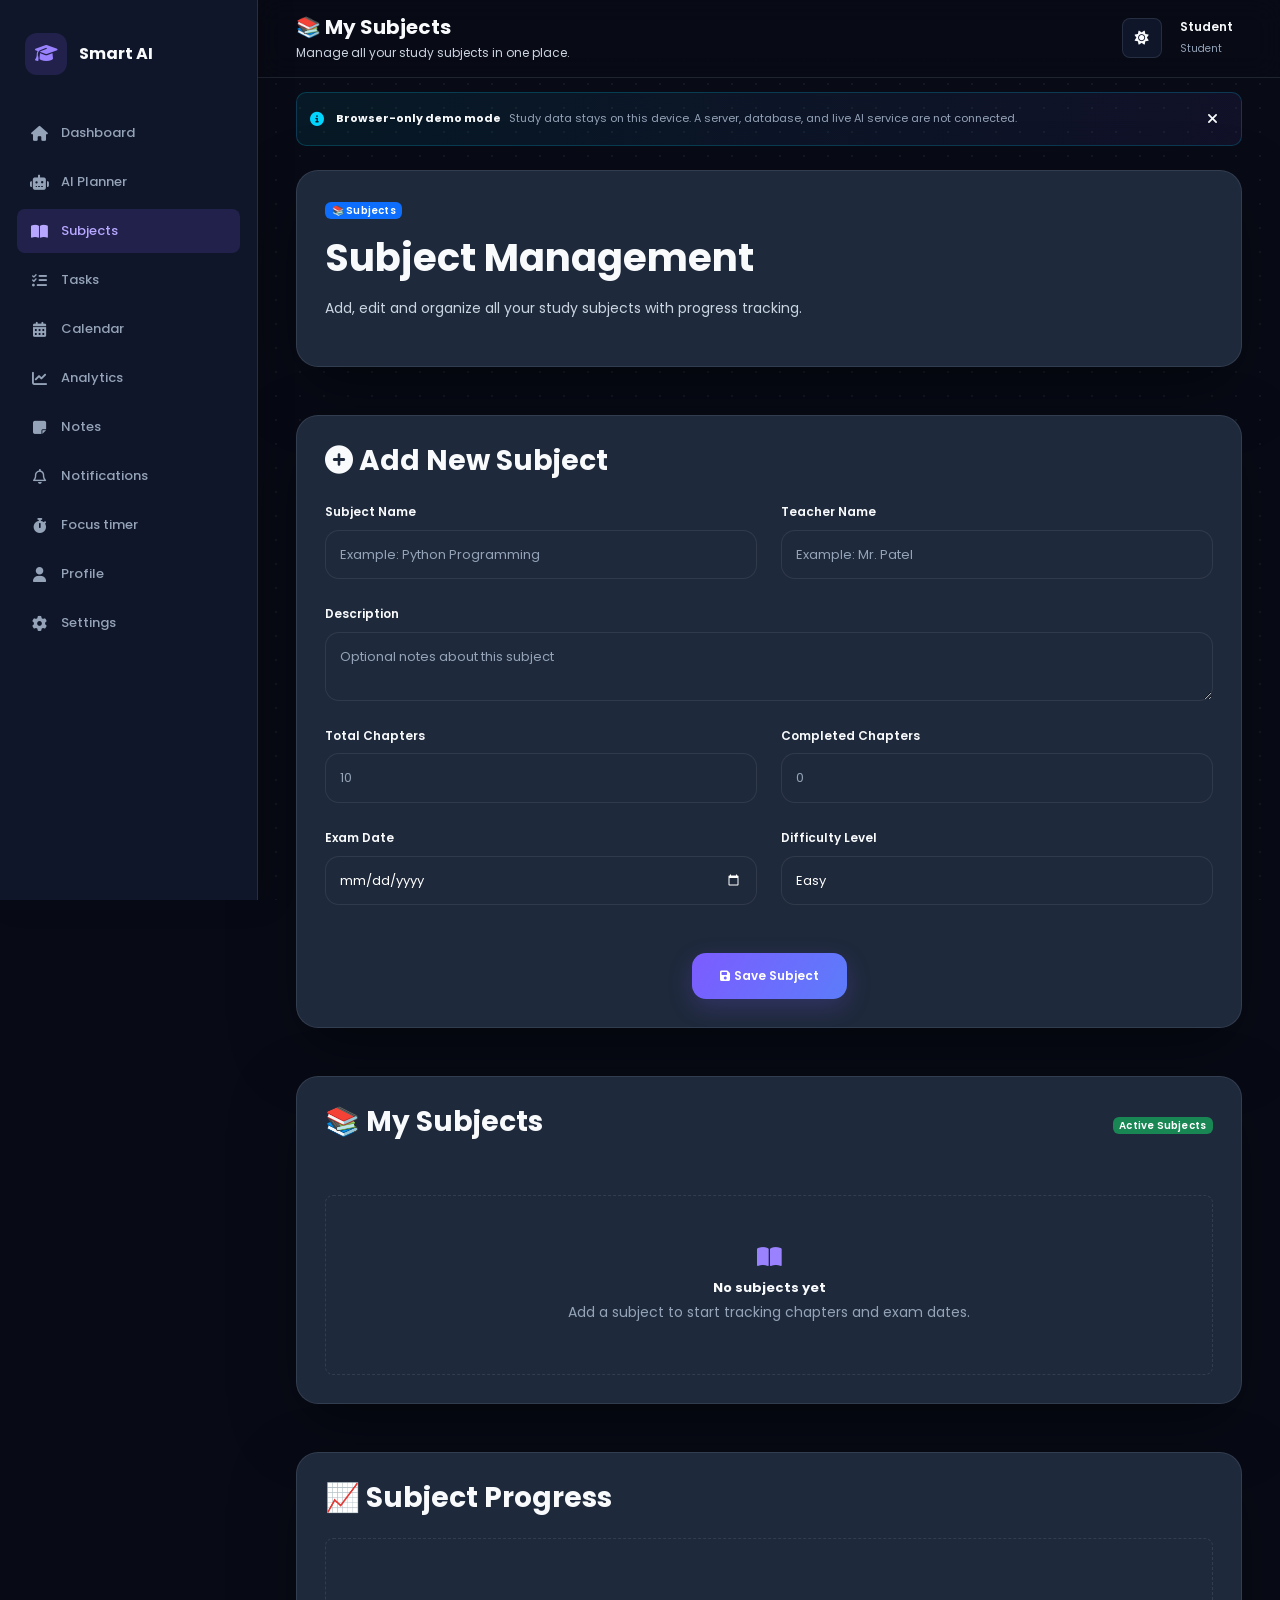
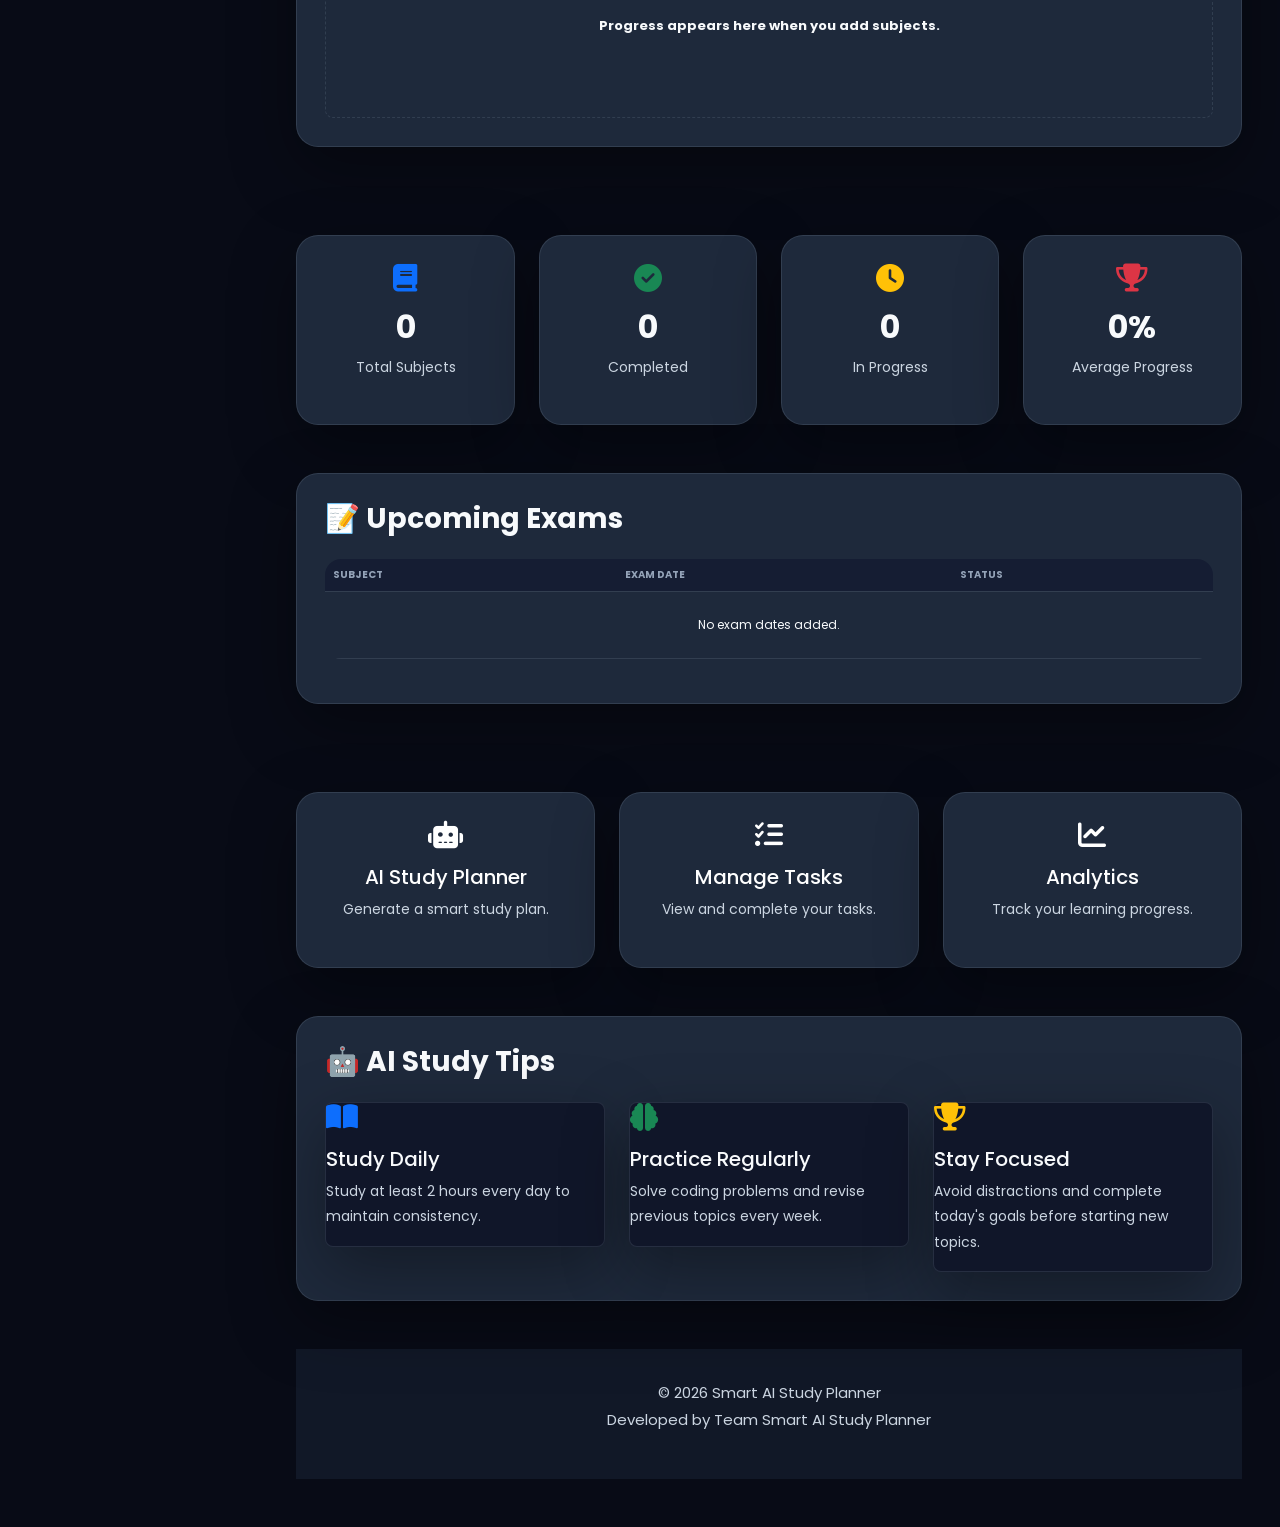
<file: frontend/subjects.html>
<!DOCTYPE html>
<html lang="en">

<head>

    <!-- ==========================================
                    META TAGS
    =========================================== -->

    <meta charset="UTF-8">

    <meta name="viewport"
          content="width=device-width, initial-scale=1.0">

    <title>

        Subjects | Smart AI Study Planner

    </title>

    <!-- ==========================================
                    FAVICON
    =========================================== -->

    <!-- ==========================================
                    GOOGLE FONT
    =========================================== -->

    <link rel="preconnect"
          href="https://fonts.googleapis.com">

    <link rel="preconnect"
          href="https://fonts.gstatic.com"
          crossorigin>

    <link href="https://fonts.googleapis.com/css2?family=Poppins:wght@300;400;500;600;700;800&display=swap"
          rel="stylesheet">

    <!-- ==========================================
                    BOOTSTRAP
    =========================================== -->

    <link href="https://cdn.jsdelivr.net/npm/bootstrap@5.3.7/dist/css/bootstrap.min.css"
          rel="stylesheet">

    <!-- ==========================================
                    FONT AWESOME
    =========================================== -->

    <link rel="stylesheet"
          href="https://cdnjs.cloudflare.com/ajax/libs/font-awesome/6.7.2/css/all.min.css">

    <!-- ==========================================
                    AOS
    =========================================== -->

    <link rel="stylesheet"
          href="https://unpkg.com/aos@2.3.4/dist/aos.css">

    <!-- ==========================================
                    CSS
    =========================================== -->

    <link rel="stylesheet"
          href="assets/css/style.css">

    <link rel="stylesheet"
          href="assets/css/dashboard.css">

    <link rel="stylesheet"
          href="assets/css/subjects.css">

        <link rel="stylesheet"
            href="assets/css/workspace.css">

</head>

<body>

<!-- ==========================================
                PAGE LOADER
========================================== -->

<div id="loader">

    <div class="loader-circle"></div>

</div>

<!-- ==========================================
                SIDEBAR
========================================== -->

<aside class="sidebar">

    <div class="logo">

        <i class="fa-solid fa-graduation-cap" aria-hidden="true"></i>

        <h3>

            Smart AI

        </h3>

    </div>

    <ul class="sidebar-menu">

        <li>

            <a href="dashboard.html">

                <i class="fa-solid fa-house"></i>

                <span>Dashboard</span>

            </a>

        </li>

        <li>

            <a href="planner.html">

                <i class="fa-solid fa-robot"></i>

                <span>AI Planner</span>

            </a>

        </li>

        <li class="active">

            <a href="subjects.html">

                <i class="fa-solid fa-book-open"></i>

                <span>Subjects</span>

            </a>

        </li>

        <li>

            <a href="tasks.html">

                <i class="fa-solid fa-list-check"></i>

                <span>Tasks</span>

            </a>

        </li>

        <li>

            <a href="calendar.html">

                <i class="fa-solid fa-calendar-days"></i>

                <span>Calendar</span>

            </a>

        </li>

        <li>

            <a href="analytics.html">

                <i class="fa-solid fa-chart-line"></i>

                <span>Analytics</span>

            </a>

        </li>

        <li>

            <a href="notes.html">

                <i class="fa-solid fa-note-sticky"></i>

                <span>Notes</span>

            </a>

        </li>

        <li>

            <a href="notifications.html">

                <i class="fa-regular fa-bell"></i>

                <span>Notifications</span>

            </a>

        </li>

        <li>

            <a href="pomodoro.html">

                <i class="fa-solid fa-stopwatch"></i>

                <span>Focus timer</span>

            </a>

        </li>

        <li>

            <a href="profile.html">

                <i class="fa-solid fa-user"></i>

                <span>Profile</span>

            </a>

        </li>

        <li>

            <a href="settings.html">

                <i class="fa-solid fa-gear"></i>

                <span>Settings</span>

            </a>

        </li>

    </ul>

</aside>

<!-- ==========================================
                MAIN CONTENT
========================================== -->

<div class="main-content">

<header class="dashboard-navbar">

    <div class="left-section">

        <h2>

            📚 My Subjects

        </h2>

        <p>

            Manage all your study subjects in one place.

        </p>

    </div>

    <div class="right-section">

        <button id="themeToggle"
                class="icon-btn">

            <i class="fa-solid fa-moon"></i>

        </button>

        <a class="user-profile" href="profile.html">

            <div>

                <span id="dashboardUser">

                    Student

                </span>

                <small>

                    Student

                </small>

            </div>

        </a>

    </div>

</header>

<!-- ==========================================
                PAGE HEADER
========================================== -->

<section class="subjects-content">

    <div class="glass-card"
         data-aos="fade-up">

        <span class="badge bg-primary">

            📚 Subjects

        </span>

        <h1>

            Subject Management

        </h1>

        <p>

            Add, edit and organize all your study subjects with progress tracking.

        </p>

    </div>

    <!-- ==========================================
                ADD SUBJECT FORM
========================================== -->

<div class="glass-card mt-5"
     data-aos="fade-up">

    <h3>

        <i class="fa-solid fa-circle-plus"></i>

        Add New Subject

    </h3>

    <form id="subjectForm"
          class="mt-4">

        <div class="row g-4">

            <!-- Subject Name -->

            <div class="col-md-6">

                <label class="form-label">

                    Subject Name

                </label>

                <input type="text"
                       id="subjectName"
                       class="form-control"
                       placeholder="Example: Python Programming"
                       required>

            </div>

            <!-- Teacher -->

            <div class="col-md-6">

                <label class="form-label">

                    Teacher Name

                </label>

                <input type="text"
                       id="teacherName"
                       class="form-control"
                       placeholder="Example: Mr. Patel"
                       required>

            </div>

            <div class="col-12">
                <label class="form-label" for="subjectDescription">Description</label>
                <textarea id="subjectDescription" class="form-control" rows="2" maxlength="300" placeholder="Optional notes about this subject"></textarea>
            </div>

            <!-- Total Chapters -->

            <div class="col-md-6">

                <label class="form-label">

                    Total Chapters

                </label>

                <input type="number"
                       id="totalChapters"
                       class="form-control"
                       placeholder="10"
                       min="1"
                       required>

            </div>

            <!-- Completed Chapters -->

            <div class="col-md-6">

                <label class="form-label">

                    Completed Chapters

                </label>

                <input type="number"
                       id="completedChapters"
                       class="form-control"
                       placeholder="0"
                       min="0"
                       required>

            </div>

            <!-- Exam Date -->

            <div class="col-md-6">

                <label class="form-label">

                    Exam Date

                </label>

                <input type="date"
                       id="examDate"
                       class="form-control">

            </div>

            <!-- Difficulty -->

            <div class="col-md-6">

                <label class="form-label">

                    Difficulty Level

                </label>

                <select id="difficulty"
                        class="form-select">

                    <option>Easy</option>
                    <option>Medium</option>
                    <option>Hard</option>

                </select>

            </div>

        </div>

        <div class="text-center mt-5">

            <button type="submit"
                    class="btn btn-primary btn-lg">

                <i class="fa-solid fa-floppy-disk"></i>

                Save Subject

            </button>

        </div>

    </form>

</div>

<!-- ==========================================
                SUBJECT LIST TITLE
========================================== -->

<div class="glass-card mt-5"
     data-aos="fade-up">

    <div class="d-flex justify-content-between align-items-center">

        <h3>

            📚 My Subjects

        </h3>

        <span class="badge bg-success">

            Active Subjects

        </span>

    </div>

    <div id="subjectsContainer"
         class="row mt-4 g-4">

        <!-- JavaScript will load subject cards here -->

    </div>

</div>

<!-- ==========================================
                SUBJECT PROGRESS
========================================== -->

<div class="glass-card mt-5"
     data-aos="fade-up">

    <h3>

        📈 Subject Progress

    </h3>

    <div class="mt-4">

        <!-- Python -->

        <div class="mb-4">

            <div class="d-flex justify-content-between">

                <span>Python Programming</span>

                <span>90%</span>

            </div>

            <div class="progress mt-2">

                <div class="progress-bar bg-success"
                     style="width:90%">

                    90%

                </div>

            </div>

        </div>

        <!-- DBMS -->

        <div class="mb-4">

            <div class="d-flex justify-content-between">

                <span>DBMS</span>

                <span>75%</span>

            </div>

            <div class="progress mt-2">

                <div class="progress-bar bg-info"
                     style="width:75%">

                    75%

                </div>

            </div>

        </div>

        <!-- Java -->

        <div class="mb-4">

            <div class="d-flex justify-content-between">

                <span>Java</span>

                <span>65%</span>

            </div>

            <div class="progress mt-2">

                <div class="progress-bar bg-warning"
                     style="width:65%">

                    65%

                </div>

            </div>

        </div>

        <!-- AI -->

        <div class="mb-2">

            <div class="d-flex justify-content-between">

                <span>Artificial Intelligence</span>

                <span>50%</span>

            </div>

            <div class="progress mt-2">

                <div class="progress-bar bg-danger"
                     style="width:50%">

                    50%

                </div>

            </div>

        </div>

    </div>

</div>

<!-- ==========================================
                SUBJECT STATISTICS
========================================== -->

<div class="row mt-5 g-4">

    <div class="col-md-3">

        <div class="glass-card text-center">

            <i class="fa-solid fa-book fa-2x text-primary mb-3"></i>

            <h2>8</h2>

            <p>Total Subjects</p>

        </div>

    </div>

    <div class="col-md-3">

        <div class="glass-card text-center">

            <i class="fa-solid fa-circle-check fa-2x text-success mb-3"></i>

            <h2>5</h2>

            <p>Completed</p>

        </div>

    </div>

    <div class="col-md-3">

        <div class="glass-card text-center">

            <i class="fa-solid fa-clock fa-2x text-warning mb-3"></i>

            <h2>3</h2>

            <p>In Progress</p>

        </div>

    </div>

    <div class="col-md-3">

        <div class="glass-card text-center">

            <i class="fa-solid fa-trophy fa-2x text-danger mb-3"></i>

            <h2>82%</h2>

            <p>Overall Progress</p>

        </div>

    </div>

</div>

<!-- ==========================================
                UPCOMING EXAMS
========================================== -->

<div class="glass-card mt-5"
     data-aos="fade-up">

    <h3>

        📝 Upcoming Exams

    </h3>

    <div class="table-responsive mt-4">

        <table class="table table-dark table-hover align-middle">

            <thead>

                <tr>

                    <th>Subject</th>

                    <th>Exam Date</th>

                    <th>Status</th>

                </tr>

            </thead>

            <tbody>

                <tr>

                    <td>Python Programming</td>

                    <td>15 August 2026</td>

                    <td>

                        <span class="badge bg-danger">

                            High Priority

                        </span>

                    </td>

                </tr>

                <tr>

                    <td>Database Management</td>

                    <td>18 August 2026</td>

                    <td>

                        <span class="badge bg-warning text-dark">

                            Prepare

                        </span>

                    </td>

                </tr>

                <tr>

                    <td>Java Programming</td>

                    <td>22 August 2026</td>

                    <td>

                        <span class="badge bg-success">

                            On Track

                        </span>

                    </td>

                </tr>

                <tr>

                    <td>Artificial Intelligence</td>

                    <td>28 August 2026</td>

                    <td>

                        <span class="badge bg-info">

                            Revision

                        </span>

                    </td>

                </tr>

            </tbody>

        </table>

    </div>

</div>

<!-- ==========================================
                QUICK ACTIONS
========================================== -->

<div class="row mt-5 g-4">

    <div class="col-md-4">

        <a href="planner.html"
           class="glass-card text-center quick-card d-block text-decoration-none">

            <i class="fa-solid fa-robot fa-2x mb-3"></i>

            <h5>

                AI Study Planner

            </h5>

            <p>

                Generate a smart study plan.

            </p>

        </a>

    </div>

    <div class="col-md-4">

        <a href="tasks.html"
           class="glass-card text-center quick-card d-block text-decoration-none">

            <i class="fa-solid fa-list-check fa-2x mb-3"></i>

            <h5>

                Manage Tasks

            </h5>

            <p>

                View and complete your tasks.

            </p>

        </a>

    </div>

    <div class="col-md-4">

        <a href="analytics.html"
           class="glass-card text-center quick-card d-block text-decoration-none">

            <i class="fa-solid fa-chart-line fa-2x mb-3"></i>

            <h5>

                Analytics

            </h5>

            <p>

                Track your learning progress.

            </p>

        </a>

    </div>

</div>

<!-- ==========================================
                AI STUDY TIPS
========================================== -->

<section class="mt-5">

    <div class="glass-card" data-aos="fade-up">

        <h3>

            🤖 AI Study Tips

        </h3>

        <div class="row mt-4">

            <div class="col-md-4">

                <div class="tip-card">

                    <i class="fa-solid fa-book-open fa-2x text-primary mb-3"></i>

                    <h5>

                        Study Daily

                    </h5>

                    <p>

                        Study at least 2 hours every day to maintain consistency.

                    </p>

                </div>

            </div>

            <div class="col-md-4">

                <div class="tip-card">

                    <i class="fa-solid fa-brain fa-2x text-success mb-3"></i>

                    <h5>

                        Practice Regularly

                    </h5>

                    <p>

                        Solve coding problems and revise previous topics every week.

                    </p>

                </div>

            </div>

            <div class="col-md-4">

                <div class="tip-card">

                    <i class="fa-solid fa-trophy fa-2x text-warning mb-3"></i>

                    <h5>

                        Stay Focused

                    </h5>

                    <p>

                        Avoid distractions and complete today's goals before starting new topics.

                    </p>

                </div>

            </div>

        </div>

    </div>

</section>

<!-- ==========================================
                FOOTER
========================================== -->

<footer class="dashboard-footer mt-5">

    <p>

        © 2026 Smart AI Study Planner

        <br>

        Developed by Team Smart AI Study Planner

    </p>

</footer>

</section>

</div>

<!-- ==========================================
                JAVASCRIPT
========================================== -->

<script src="https://cdn.jsdelivr.net/npm/bootstrap@5.3.7/dist/js/bootstrap.bundle.min.js"></script>

<script src="https://unpkg.com/aos@2.3.4/dist/aos.js"></script>

<script src="assets/js/workspace.js"></script>

<script src="assets/js/subjects.js"></script>

<script>

if (typeof AOS !== "undefined") {

    AOS.init({ duration: 700, once: true });

}

</script>

</body>

</html>
</file>
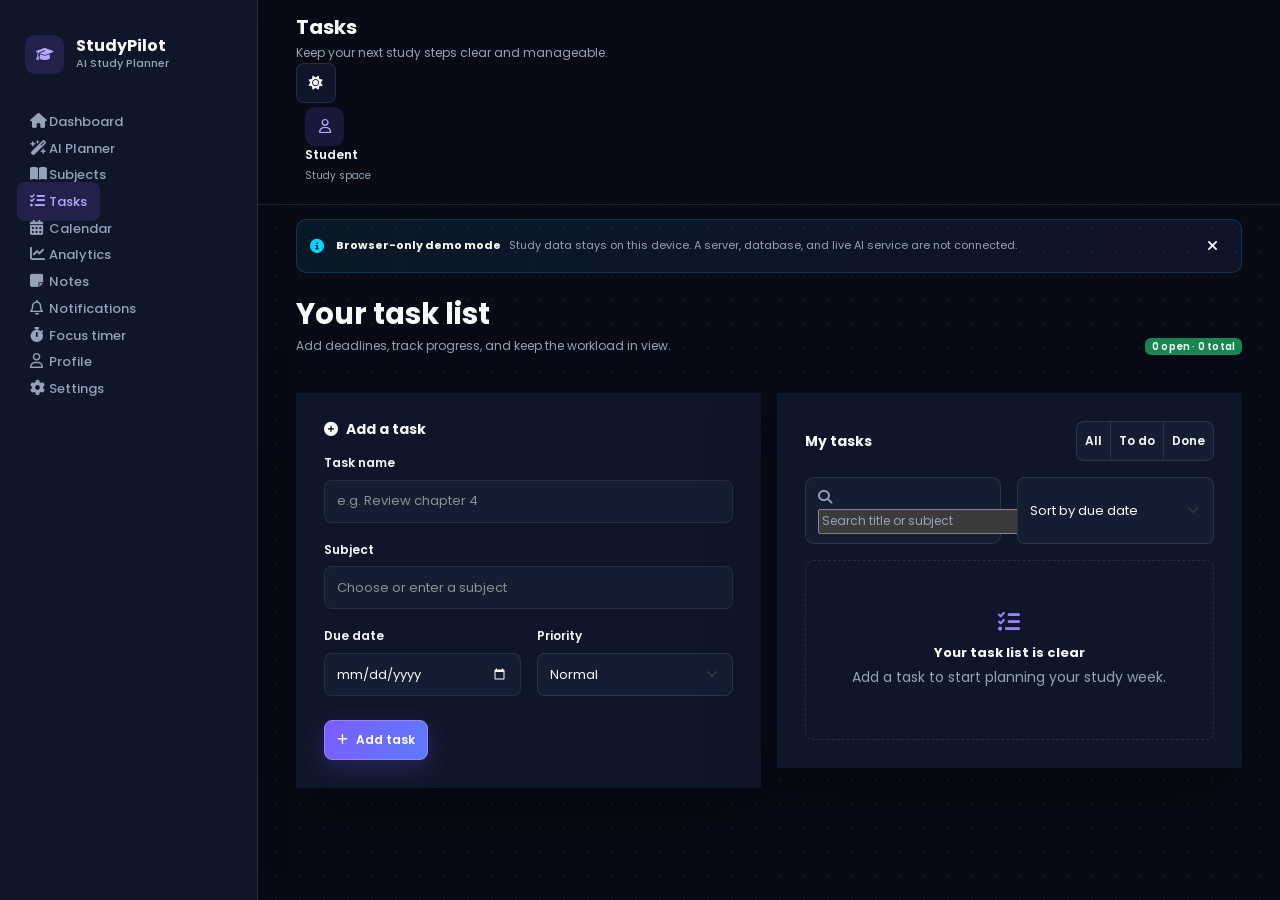
<file: frontend/tasks.html>
<!doctype html>
<html lang="en">
<head>
	<meta charset="utf-8">
	<meta name="viewport" content="width=device-width, initial-scale=1">
	<meta name="theme-color" content="#f3f6f3">
	<title>Tasks | StudyPilot</title>
	<link rel="preconnect" href="https://fonts.googleapis.com">
	<link rel="preconnect" href="https://fonts.gstatic.com" crossorigin>
	<link href="https://fonts.googleapis.com/css2?family=Poppins:wght@400;500;600;700&display=swap" rel="stylesheet">
	<link href="https://cdn.jsdelivr.net/npm/bootstrap@5.3.7/dist/css/bootstrap.min.css" rel="stylesheet">
	<link rel="stylesheet" href="https://cdnjs.cloudflare.com/ajax/libs/font-awesome/6.7.2/css/all.min.css">
	<link rel="stylesheet" href="assets/css/workspace.css">
</head>
<body>
<div class="dashboard-layout">
	<aside class="sidebar" aria-label="Primary navigation">
		<div class="sidebar-logo"><div class="metric-icon"><i class="fa-solid fa-graduation-cap"></i></div><div><h2>StudyPilot</h2><span>AI Study Planner</span></div></div>
		<ul class="sidebar-menu">
			<li><a href="dashboard.html"><i class="fa-solid fa-house"></i><span>Dashboard</span></a></li>
			<li><a href="planner.html"><i class="fa-solid fa-wand-magic-sparkles"></i><span>AI Planner</span></a></li>
			<li><a href="subjects.html"><i class="fa-solid fa-book-open"></i><span>Subjects</span></a></li>
			<li><a href="tasks.html"><i class="fa-solid fa-list-check"></i><span>Tasks</span></a></li>
			<li><a href="calendar.html"><i class="fa-solid fa-calendar-days"></i><span>Calendar</span></a></li>
			<li><a href="analytics.html"><i class="fa-solid fa-chart-line"></i><span>Analytics</span></a></li>
			<li><a href="notes.html"><i class="fa-solid fa-note-sticky"></i><span>Notes</span></a></li>
			<li><a href="notifications.html"><i class="fa-regular fa-bell"></i><span>Notifications</span></a></li>
			<li><a href="pomodoro.html"><i class="fa-solid fa-stopwatch"></i><span>Focus timer</span></a></li>
			<li><a href="profile.html"><i class="fa-regular fa-user"></i><span>Profile</span></a></li>
			<li><a href="settings.html"><i class="fa-solid fa-gear"></i><span>Settings</span></a></li>
		</ul>
	</aside>
	<main class="main-content">
		<header class="dashboard-navbar">
			<div class="left-section"><div><h2>Tasks</h2><p>Keep your next study steps clear and manageable.</p></div></div>
			<div class="right-section">
				<button class="icon-btn" id="themeToggle" type="button" aria-label="Switch to dark theme"><i class="fa-solid fa-moon" aria-hidden="true"></i></button>
				<div class="user-profile"><div class="metric-icon"><i class="fa-regular fa-user"></i></div><div><span id="dashboardUser">Student</span><small>Study space</small></div></div>
			</div>
		</header>

		<section class="page-heading">
			<div><h1>Your task list</h1><p>Add deadlines, track progress, and keep the workload in view.</p></div>
			<span class="badge text-bg-success" id="taskCount">0 tasks</span>
		</section>

		<div class="app-grid app-grid-2" style="align-items:start">
			<section class="glass-card" aria-labelledby="taskFormTitle">
				<h2 class="section-label" id="taskFormTitle"><i class="fa-solid fa-circle-plus me-2" aria-hidden="true"></i>Add a task</h2>
				<form id="taskForm" novalidate>
					<input type="hidden" id="taskId">
					<div class="mb-3"><label class="form-label" for="taskTitle">Task name</label><input class="form-control" id="taskTitle" name="title" maxlength="100" placeholder="e.g. Review chapter 4" required></div>
					<div class="mb-3"><label class="form-label" for="taskSubject">Subject</label><input class="form-control" id="taskSubject" name="subject" maxlength="60" placeholder="Choose or enter a subject"></div>
					<div class="app-grid app-grid-2 mb-3">
						<div><label class="form-label" for="taskDueDate">Due date</label><input class="form-control" id="taskDueDate" name="dueDate" type="date" required></div>
						<div><label class="form-label" for="taskPriority">Priority</label><select class="form-select" id="taskPriority" name="priority"><option value="normal">Normal</option><option value="high">High</option><option value="low">Low</option></select></div>
					</div>
					<div class="d-flex flex-wrap gap-2 mt-4"><button class="btn btn-primary" type="submit" id="taskSubmit"><i class="fa-solid fa-plus me-2" aria-hidden="true"></i>Add task</button><button class="btn btn-outline-secondary d-none" type="button" id="taskCancelEdit">Cancel edit</button></div>
				</form>
			</section>

			<section class="glass-card" aria-labelledby="taskListTitle">
				<div class="d-flex flex-wrap align-items-center justify-content-between gap-3 mb-3">
					<h2 class="section-label mb-0" id="taskListTitle">My tasks</h2>
					<div class="btn-group btn-group-sm" role="group" aria-label="Filter tasks">
						<button class="btn btn-outline-secondary task-filter" type="button" data-filter="all" aria-pressed="true">All</button>
						<button class="btn btn-outline-secondary task-filter" type="button" data-filter="active" aria-pressed="false">To do</button>
						<button class="btn btn-outline-secondary task-filter" type="button" data-filter="completed" aria-pressed="false">Done</button>
					</div>
				</div>
				<div class="app-grid app-grid-2 mb-3">
					<div class="search-box w-100"><i class="fa-solid fa-magnifying-glass" aria-hidden="true"></i><input id="taskSearch" type="search" aria-label="Search tasks" placeholder="Search title or subject"></div>
					<label class="visually-hidden" for="taskSort">Sort tasks</label>
					<select id="taskSort" class="form-select" aria-label="Sort tasks"><option value="due">Sort by due date</option><option value="priority">Sort by priority</option><option value="title">Sort by title</option></select>
				</div>
				<div id="tasksList" class="app-grid" aria-live="polite"></div>
			</section>
		</div>
	</main>
</div>
<script src="assets/js/workspace.js"></script>
<script src="assets/js/tasks.js"></script>
</body>
</html>
</file>
<file: frontend/assets/css/workspace.css>
:root {
    color-scheme: light;
    --app-bg: #f3f6f3;
    --surface: #ffffff;
    --surface-soft: #f8faf8;
    --ink: #17332c;
    --muted: #667a73;
    --line: #dce6df;
    --accent: #16765f;
    --accent-hover: #105d4b;
    --accent-soft: #e6f3ed;
    --blue: #426d95;
    --gold: #c78934;
    --rose: #bd6555;
    --nav-width: 258px;
    --radius: 8px;
    --shadow: 0 14px 38px rgba(20, 49, 40, .08);
}

* {
    box-sizing: border-box;
}

[hidden] {
    display: none !important;
}

html {
    scroll-behavior: smooth;
    overflow-x: clip;
}

body {
    min-height: 100vh;
    margin: 0;
    overflow-x: hidden;
    background: var(--app-bg);
    color: var(--ink);
    font-family: 'Poppins', sans-serif;
    font-size: 14px;
    line-height: 1.55;
    transition: background-color .2s ease, color .2s ease;
}

body::before {
    position: fixed;
    z-index: -1;
    inset: 0;
    background-image: radial-gradient(#dce8df 1px, transparent 1px);
    background-size: 24px 24px;
    content: '';
    opacity: .36;
    pointer-events: none;
}

body[data-theme='dark'] {
    color-scheme: dark;
    --app-bg: #172722;
    --surface: #20332d;
    --surface-soft: #263b34;
    --ink: #edf4ef;
    --muted: #b2c2b9;
    --line: #3b5148;
    --accent: #73c5a4;
    --accent-hover: #92d8b9;
    --accent-soft: #29463b;
    --blue: #8ab7dc;
    --gold: #e3b366;
    --rose: #e38e7c;
    --shadow: 0 14px 38px rgba(0, 0, 0, .2);
    background: var(--app-bg);
}

body[data-theme='dark']::before {
    background-image: radial-gradient(#365147 1px, transparent 1px);
    opacity: .2;
}

a {
    color: var(--accent);
    text-decoration: none;
}

a:hover {
    color: var(--accent-hover);
}

button,
input,
select,
textarea {
    font: inherit;
}

button,
a,
input,
select,
textarea {
    -webkit-tap-highlight-color: transparent;
}

:focus-visible {
    outline: 3px solid #e0a94f !important;
    outline-offset: 3px;
}

.dashboard-layout {
    min-height: 100vh;
}

.sidebar {
    position: fixed;
    top: 0;
    left: 0;
    z-index: 1050;
    width: var(--nav-width);
    height: 100vh;
    padding: 25px 17px;
    overflow-y: auto;
    background: var(--surface);
    border-right: 1px solid var(--line);
    box-shadow: 8px 0 24px rgba(24, 53, 43, .035);
    transition: transform .25s ease, background-color .2s ease;
}

.sidebar-logo,
.sidebar .logo {
    display: flex;
    min-height: 58px;
    align-items: center;
    gap: 12px;
    margin: 0 8px 28px;
}

.sidebar-logo h2,
.sidebar .logo h3,
.sidebar .logo span {
    margin: 0;
    color: var(--ink);
    font-size: 16px;
    font-weight: 700;
}

.sidebar-logo span {
    display: block;
    color: var(--muted);
    font-size: 11px;
    font-weight: 500;
}

.logo-img,
.sidebar .logo img {
    width: 42px;
    height: 42px;
    flex: 0 0 42px;
    object-fit: cover;
    border-radius: 12px;
    background: var(--accent-soft);
}

.brand-mark {
    display: grid;
    width: 42px;
    height: 42px;
    flex: 0 0 42px;
    place-items: center;
    border-radius: 12px;
    background: var(--accent-soft);
    color: var(--accent);
    font-size: 18px;
}

.sidebar .logo > i {
    display: grid;
    width: 42px;
    height: 42px;
    flex: 0 0 42px;
    place-items: center;
    border-radius: 12px;
    background: var(--accent-soft);
    color: var(--accent);
    font-size: 18px;
}

.sidebar-menu {
    display: grid;
    gap: 5px;
    margin: 0;
    padding: 0;
    list-style: none;
}

.sidebar-menu li {
    margin: 0;
}

.sidebar-menu li a {
    min-height: 44px;
    gap: 12px;
    padding: 10px 13px;
    border-radius: 8px;
    color: var(--muted);
    font-size: 13px;
    font-weight: 500;
    transition: background-color .18s ease, color .18s ease, transform .18s ease;
}

.sidebar-menu li a i {
    width: 19px;
    color: currentColor;
    font-size: 15px;
}

.sidebar-menu li a:hover,
.sidebar-menu li.active a {
    transform: none;
    background: var(--accent-soft);
    color: var(--accent-hover);
    box-shadow: none;
}

.main-content {
    min-width: 0;
    margin-left: var(--nav-width);
    padding: 27px clamp(18px, 3vw, 42px) 48px;
}

.dashboard-navbar {
    position: sticky;
    z-index: 100;
    top: 0;
    min-height: 70px;
    gap: 20px;
    margin: -27px calc(clamp(18px, 3vw, 42px) * -1) 28px;
    padding: 14px clamp(18px, 3vw, 42px);
    border-bottom: 1px solid var(--line);
    background: color-mix(in srgb, var(--app-bg) 92%, transparent);
    backdrop-filter: blur(14px);
}

.topbar {
    position: sticky;
    z-index: 100;
    top: 0;
    display: flex;
    min-height: 70px;
    align-items: center;
    justify-content: space-between;
    gap: 20px;
    margin: -27px calc(clamp(18px, 3vw, 42px) * -1) 28px;
    padding: 14px clamp(18px, 3vw, 42px);
    border-bottom: 1px solid var(--line);
    background: color-mix(in srgb, var(--app-bg) 92%, transparent);
    backdrop-filter: blur(14px);
}

.topbar h2 { margin: 0; color: var(--ink); font-size: 20px; font-weight: 650; }
.topbar p { margin: 3px 0 0; color: var(--muted); font-size: 12px; }
.top-right { display: flex; align-items: center; gap: 9px; }
.top-right .user-box { display: flex; align-items: center; gap: 9px; color: var(--ink); }
.top-right .user-box img { width: 36px; height: 36px; border-radius: 50%; }
.top-right .user-box small { display: block; color: var(--muted); }

.left-section {
    min-width: 0;
}

.left-section h2 {
    margin: 0;
    color: var(--ink);
    font-size: 20px;
    font-weight: 650;
    line-height: 1.35;
}

.left-section p {
    margin: 3px 0 0;
    color: var(--muted);
    font-size: 12px;
}

.right-section {
    gap: 9px;
}

.search-box {
    width: clamp(170px, 22vw, 270px);
    padding: 9px 12px;
    border: 1px solid var(--line);
    border-radius: 9px;
    background: var(--surface);
}

.search-box i {
    color: var(--muted);
}

.search-box input {
    min-width: 0;
    color: var(--ink);
    font-size: 12px;
}

.search-box input::placeholder {
    color: var(--muted);
}

.icon-btn,
.notification-btn,
#themeToggle {
    display: inline-grid;
    width: 40px;
    height: 40px;
    flex: 0 0 40px;
    place-items: center;
    border: 1px solid var(--line);
    border-radius: 8px;
    background: var(--surface);
    color: var(--ink);
    cursor: pointer;
    transition: color .18s ease, border-color .18s ease, background-color .18s ease;
}

.icon-btn:hover,
.notification-btn:hover,
#themeToggle:hover {
    transform: none;
    border-color: var(--accent);
    background: var(--accent-soft);
    color: var(--accent-hover);
}

.user-profile {
    gap: 9px;
    padding: 4px 9px;
    border-radius: 8px;
    background: transparent;
    cursor: default;
}

.user-profile img {
    width: 36px;
    height: 36px;
    border: 1px solid var(--line);
    background: var(--accent-soft);
}

.user-profile h6,
.user-profile span {
    display: block;
    margin: 0;
    color: var(--ink);
    font-size: 12px;
    font-weight: 600;
}

.user-profile small {
    color: var(--muted);
    font-size: 10px;
}

.mobile-menu {
    display: none;
}

.glass-card,
.dashboard-card,
.stat-card,
.analytics-footnote {
    margin-top: 1rem;
    color: var(--muted);
}
.feature-card,
.subject-card,
.tip-card {
    border: 1px solid var(--line);
    border-radius: var(--radius);
    background: var(--surface);
    color: var(--ink);
    box-shadow: var(--shadow);
    backdrop-filter: none;
    transition: border-color .18s ease, box-shadow .18s ease;
}

.glass-card {
    padding: clamp(18px, 2.4vw, 28px);
}

.glass-card:hover,
.dashboard-card:hover,
.feature-card:hover,
.stat-card:hover,
.subject-card:hover,
.tip-card:hover {
    transform: none;
    background: var(--surface);
    box-shadow: var(--shadow);
}

.planner-content,
.subjects-content {
    padding: 0;
}

.planner-content h1,
.subjects-content h1,
.glass-card h1,
.glass-card h2,
.glass-card h3,
.glass-card h4 {
    color: var(--ink);
    font-weight: 650;
}

.planner-content p,
.subjects-content p,
.glass-card p {
    color: var(--muted);
}

.form-label {
    margin-bottom: 7px;
    color: var(--ink) !important;
    font-size: 12px;
    font-weight: 600;
}

.form-control,
.form-select,
.input-group-text {
    min-height: 43px;
    border: 1px solid var(--line);
    border-radius: 8px;
    background-color: var(--surface-soft);
    color: var(--ink);
    font-size: 13px;
}

.form-control::placeholder {
    color: #84958e;
}

.form-control:focus,
.form-select:focus {
    border-color: var(--accent);
    background-color: var(--surface);
    color: var(--ink);
    box-shadow: 0 0 0 3px color-mix(in srgb, var(--accent) 17%, transparent);
}

.form-select option {
    background: var(--surface);
    color: var(--ink);
}

.btn {
    min-height: 40px;
    border-radius: 8px;
    font-size: 12px;
    font-weight: 600;
    transition: transform .16s ease, background-color .16s ease, border-color .16s ease;
}

.btn:hover {
    transform: translateY(-1px);
}

.btn-primary {
    border-color: var(--accent);
    background: var(--accent);
    color: #fff;
}

.btn-primary:hover,
.btn-primary:focus {
    border-color: var(--accent-hover);
    background: var(--accent-hover);
    color: #fff;
}

.btn-outline-primary {
    border-color: var(--accent);
    color: var(--accent);
}

.btn-outline-primary:hover {
    border-color: var(--accent);
    background: var(--accent);
    color: #fff;
}

.btn-outline-secondary,
.btn-secondary {
    border-color: var(--line);
    background: var(--surface-soft);
    color: var(--ink);
}

.badge {
    border-radius: 6px;
    font-size: 10px;
    font-weight: 600;
    letter-spacing: .02em;
}

.table {
    --bs-table-bg: transparent;
    --bs-table-color: var(--ink);
    --bs-table-border-color: var(--line);
    color: var(--ink);
}

.table thead th,
.table-dark thead th {
    background: var(--surface-soft);
    color: var(--muted);
    font-size: 10px;
    font-weight: 650;
    text-transform: uppercase;
}

.table tbody td,
.table-dark tbody td {
    color: var(--ink);
    font-size: 12px;
}

.table-dark {
    --bs-table-bg: transparent;
    --bs-table-color: var(--ink);
    --bs-table-border-color: var(--line);
    background: transparent;
}

.progress {
    height: 8px;
    border-radius: 99px;
    background: var(--accent-soft);
}

.progress-bar {
    border-radius: inherit;
    background: var(--accent);
}

.page-heading {
    display: flex;
    align-items: flex-end;
    justify-content: space-between;
    gap: 18px;
    margin: 0 0 22px;
}

.page-heading h1 {
    margin: 0;
    color: var(--ink);
    font-size: 29px;
    font-weight: 650;
}

.page-heading p {
    margin: 5px 0 0;
    color: var(--muted);
    font-size: 12px;
}

.section-label {
    margin: 0 0 14px;
    color: var(--ink);
    font-size: 14px;
    font-weight: 650;
}

.empty-state {
    display: grid;
    min-height: 180px;
    align-content: center;
    justify-items: center;
    padding: 28px 18px;
    border: 1px dashed var(--line);
    border-radius: 8px;
    color: var(--muted);
    text-align: center;
}

.empty-state i {
    margin-bottom: 10px;
    color: var(--accent);
    font-size: 22px;
}

.empty-state strong {
    margin-bottom: 4px;
    color: var(--ink);
    font-size: 13px;
}

.form-error {
    margin-top: 6px;
    color: #a43f34;
    font-size: 11px;
}

.toast-region {
    position: fixed;
    z-index: 2000;
    top: 18px;
    right: 18px;
    display: grid;
    width: min(360px, calc(100vw - 36px));
    gap: 8px;
}

.app-toast {
    display: flex;
    align-items: flex-start;
    gap: 10px;
    padding: 13px 15px;
    border: 1px solid var(--line);
    border-left: 3px solid var(--accent);
    border-radius: 8px;
    background: var(--surface);
    color: var(--ink);
    box-shadow: var(--shadow);
    animation: toast-in .18s ease-out;
}

.app-toast[data-type='error'] {
    border-left-color: var(--rose);
}

.app-toast[data-type='success'] i {
    color: var(--accent);
}

.app-toast[data-type='error'] i {
    color: var(--rose);
}

@keyframes toast-in {
    from { opacity: 0; transform: translateY(-5px); }
    to { opacity: 1; transform: translateY(0); }
}

.sidebar-backdrop {
    position: fixed;
    z-index: 1040;
    inset: 0;
    border: 0;
    background: rgba(13, 31, 25, .42);
}

.app-grid {
    display: grid;
    gap: 16px;
}

.app-grid-2 { grid-template-columns: repeat(2, minmax(0, 1fr)); }
.app-grid-3 { grid-template-columns: repeat(3, minmax(0, 1fr)); }
.app-grid-4 { grid-template-columns: repeat(4, minmax(0, 1fr)); }

.metric-card {
    display: flex;
    min-width: 0;
    align-items: flex-start;
    gap: 13px;
    padding: 19px;
    border: 1px solid var(--line);
    border-radius: 8px;
    background: var(--surface);
    box-shadow: 0 7px 22px rgba(20, 49, 40, .045);
}

.metric-icon {
    display: grid;
    width: 39px;
    height: 39px;
    flex: 0 0 39px;
    place-items: center;
    border-radius: 10px;
    background: var(--accent-soft);
    color: var(--accent);
}

.metric-card:nth-child(3n + 2) .metric-icon { background: #edf2f8; color: var(--blue); }
.metric-card:nth-child(3n) .metric-icon { background: #fbf1df; color: var(--gold); }

.metric-copy { min-width: 0; }
.metric-copy span { display: block; color: var(--muted); font-size: 11px; }
.metric-copy strong { display: block; margin-top: 3px; color: var(--ink); font-size: 23px; line-height: 1.25; }

.auth-page {
    display: grid;
    min-height: 100vh;
    place-items: center;
    padding: 28px 16px;
    background-color: #142f28;
    background-image: linear-gradient(125deg, rgba(13, 37, 30, .96), rgba(27, 79, 63, .88)), radial-gradient(circle at 75% 15%, #cb9b52 0, transparent 32%);
}

.auth-page .login-card,
.auth-page .register-card {
    width: 100%;
    max-width: 460px;
    padding: clamp(24px, 5vw, 42px);
    border: 1px solid rgba(255, 255, 255, .6);
    border-radius: 8px;
    background: var(--surface);
    box-shadow: 0 24px 70px rgba(0, 0, 0, .24);
}

.auth-page .login-card h2,
.auth-page .register-card h2 { color: var(--ink); font-size: 24px; }
.auth-page .login-card p,
.auth-page .register-card p { color: var(--muted) !important; font-size: 12px; }
.auth-page .login-icon,
.auth-page .register-icon { color: var(--accent); font-size: 42px; }

.landing-page .custom-navbar {
    background: #17332c !important;
}

.landing-page .hero-section {
    min-height: min(760px, calc(100vh - 70px));
    background: linear-gradient(120deg, #eff5ef 0%, #f6f5ec 65%, #f1e8d7 100%);
}

.landing-page .hero-section h1 { max-width: 720px; color: #17332c; font-size: 56px; }
.landing-page .hero-section .lead { max-width: 580px; color: #53675e; }

.dashboard-layout .welcome-left h1,
.dashboard-layout .stat-content h2,
.dashboard-layout .today-progress h3,
.dashboard-layout .schedule-item strong,
.dashboard-layout .card-header-custom h3 {
    color: var(--ink);
}

.dashboard-layout .welcome-left p,
.dashboard-layout .stat-content p,
.dashboard-layout .today-progress p,
.dashboard-layout .schedule-item p {
    color: var(--muted);
}

.dashboard-layout .welcome-buttons .btn-outline-light {
    border-color: var(--line);
    color: var(--ink);
}

.dashboard-layout .welcome-buttons .btn-outline-light:hover {
    border-color: var(--accent);
    background: var(--accent-soft);
    color: var(--accent-hover);
}

.dashboard-layout .schedule-item,
.dashboard-layout .search-box,
.dashboard-layout .chat-container,
.dashboard-layout .chat-input {
    border: 1px solid var(--line);
    background: var(--surface);
}

.welcome-right .welcome-art {
    position: relative;
    display: grid;
    width: min(310px, 75%);
    aspect-ratio: 1;
    place-items: center;
    border: 1px solid var(--line);
    border-radius: 50%;
    background: radial-gradient(circle at 40% 35%, #fff 0, var(--accent-soft) 63%, #dcebe1 100%);
    color: var(--accent);
    font-size: 150px;
    box-shadow: var(--shadow);
}

.welcome-art-cap {
    position: absolute;
    right: 8%;
    bottom: 12%;
    display: grid;
    width: 70px;
    height: 70px;
    place-items: center;
    border: 5px solid var(--surface);
    border-radius: 50%;
    background: var(--gold);
    color: #fff;
    font-size: 24px;
}

.calendar-toolbar,
.settings-heading {
    display: flex;
    align-items: center;
    justify-content: space-between;
    gap: 16px;
}

.calendar-subtitle {
    color: var(--muted);
    font-size: 11px;
}

.calendar-layout {
    align-items: start;
}

.calendar-grid {
    display: grid;
    grid-template-columns: repeat(7, minmax(0, 1fr));
    gap: 5px;
    margin-top: 8px;
}

.calendar-weekdays {
    margin-top: 22px;
    color: var(--muted);
    font-size: 10px;
    font-weight: 600;
    text-align: center;
    text-transform: uppercase;
}

.calendar-day {
    display: flex;
    min-width: 0;
    min-height: 58px;
    align-items: flex-start;
    justify-content: space-between;
    padding: 8px;
    border: 1px solid transparent;
    border-radius: 8px;
    background: transparent;
    color: var(--ink);
    text-align: left;
    cursor: pointer;
}

.calendar-day:hover {
    border-color: var(--line);
    background: var(--surface-soft);
}

.calendar-day.outside-month { color: var(--muted); opacity: .55; }
.calendar-day.is-today { border-color: var(--accent); color: var(--accent); font-weight: 700; }
.calendar-day.is-selected { background: var(--accent-soft); color: var(--accent-hover); }
.calendar-day-count { color: var(--accent); font-size: 10px; font-weight: 700; }

.notes-list {
    display: grid;
    gap: 10px;
    max-height: 690px;
    overflow-y: auto;
}

.note-card {
    padding: 15px;
    border: 1px solid var(--line);
    border-radius: 8px;
    background: var(--surface-soft);
}

.note-card h3 {
    margin: 0;
    color: var(--ink);
    font-size: 13px;
    font-weight: 650;
    overflow-wrap: anywhere;
}

.note-meta { margin: 4px 0 0; color: var(--muted); font-size: 10px; }
.note-content { margin: 13px 0; color: var(--ink); font-size: 12px; white-space: pre-wrap; overflow-wrap: anywhere; }
.note-actions { display: flex; gap: 7px; }
.note-pin[aria-pressed='true'] { background: var(--accent-soft); color: var(--accent); }

.weekly-chart {
    display: grid;
    min-height: 220px;
    grid-template-columns: repeat(7, minmax(0, 1fr));
    align-items: end;
    gap: 12px;
    padding: 8px 4px 0;
}

.chart-column {
    display: grid;
    height: 205px;
    grid-template-rows: 20px 1fr 20px;
    justify-items: center;
    gap: 5px;
    color: var(--muted);
    font-size: 10px;
}

.chart-value { color: var(--ink); font-size: 9px; }
.chart-track { display: flex; width: 100%; height: 100%; align-items: flex-end; justify-content: center; }
.chart-bar { width: min(34px, 70%); min-height: 3px; border-radius: 5px 5px 2px 2px; background: linear-gradient(180deg, #5da687, var(--accent)); }
.chart-label { align-self: end; }
.subject-progress-row strong { color: var(--ink); font-size: 11px; }
.subject-progress-row span { color: var(--muted); font-size: 10px; }

.notification-preferences { display: flex; flex-wrap: wrap; gap: 18px; }
.notification-item { display: flex; align-items: center; gap: 12px; padding: 13px; border: 1px solid var(--line); border-radius: 8px; background: var(--surface); }
.notification-item.is-unread { border-left: 3px solid var(--accent); background: var(--surface-soft); }
.notification-item .metric-copy { flex: 1; }
.notification-item .metric-copy strong { display: block; color: var(--ink); font-size: 12px; }
.notification-item .metric-copy span { color: var(--muted); font-size: 10px; }

.focus-layout { align-items: stretch; }
.focus-panel { display: grid; align-content: start; justify-items: center; padding: clamp(22px, 5vw, 42px); }
.timer-modes { display: flex; flex-wrap: wrap; justify-content: center; gap: 5px; padding: 4px; border: 1px solid var(--line); border-radius: 9px; background: var(--surface-soft); }
.timer-mode { min-height: 34px; padding: 6px 12px; border: 0; border-radius: 6px; background: transparent; color: var(--muted); font-size: 11px; font-weight: 600; cursor: pointer; }
.timer-mode.is-active { background: var(--surface); color: var(--accent-hover); box-shadow: 0 2px 8px rgba(20, 49, 40, .08); }
.timer-face { display: grid; width: min(275px, 70vw); aspect-ratio: 1; place-content: center; justify-items: center; margin: 28px 0 20px; border: 9px solid var(--accent-soft); border-radius: 50%; background: conic-gradient(var(--accent) var(--timer-progress, 0deg), var(--accent-soft) 0); box-shadow: inset 0 0 0 5px var(--surface); }
.timer-face span { color: var(--ink); font-size: 58px; font-variant-numeric: tabular-nums; font-weight: 600; line-height: 1; }
.timer-face small { margin-top: 9px; color: var(--muted); font-size: 10px; }
.focus-controls { display: flex; align-items: center; justify-content: center; gap: 8px; }
.focus-controls .btn { min-width: 98px; }
.focus-status { min-height: 20px; margin: 18px 0 0; color: var(--muted); font-size: 11px; text-align: center; }
.focus-summary { display: flex; flex-direction: column; align-items: flex-start; justify-content: center; }
.focus-total { display: flex; align-items: baseline; gap: 8px; margin-top: 22px; }
.focus-total strong { color: var(--accent); font-size: 40px; font-weight: 650; }
.focus-total span { color: var(--muted); font-size: 11px; }

.profile-overview-row { display: flex; justify-content: space-between; gap: 14px; padding: 13px 0; border-bottom: 1px solid var(--line); color: var(--muted); font-size: 12px; }
.profile-overview-row strong { color: var(--ink); }
.settings-panel { max-width: 760px; }
.settings-heading { justify-content: flex-start; }
.theme-choice { display: flex; gap: 10px; margin: 22px 0; }
.theme-option { display: flex; min-width: 110px; align-items: center; gap: 9px; padding: 10px 13px; border: 1px solid var(--line); border-radius: 8px; background: var(--surface); color: var(--muted); cursor: pointer; }
.theme-option.is-active { border-color: var(--accent); background: var(--accent-soft); color: var(--accent-hover); }
.settings-select { max-width: 260px; }
.image-fallback { display: inline-grid; width: 42px; height: 42px; place-items: center; border-radius: 12px; background: var(--accent-soft); color: var(--accent); }

body.reduce-motion *,
body.reduce-motion *::before,
body.reduce-motion *::after {
    animation-duration: .01ms !important;
    animation-iteration-count: 1 !important;
    scroll-behavior: auto !important;
    transition-duration: .01ms !important;
}

@media (max-width: 1050px) {
    :root { --nav-width: 238px; }
    .app-grid-4 { grid-template-columns: repeat(2, minmax(0, 1fr)); }
    .search-box { width: 180px; }
    .landing-page .hero-section h1 { font-size: 46px; }
    .welcome-right .welcome-art { font-size: 120px; }
}

@media (max-width: 820px) {
    .sidebar {
        width: min(290px, 86vw);
        transform: translateX(-105%);
    }

    .sidebar.show { transform: translateX(0); }
    .main-content { margin-left: 0; padding-top: 20px; }
    .dashboard-navbar { margin-top: -20px; }
    .mobile-menu { display: inline-grid; }
    .left-section { display: flex; align-items: center; gap: 12px; }
}

@media (max-width: 620px) {
    .main-content { padding-right: 15px; padding-left: 15px; }
    .dashboard-navbar {
        position: relative;
        flex-wrap: wrap;
        margin-right: -15px;
        margin-left: -15px;
        padding: 12px 15px;
    }

    .topbar { position: relative; flex-wrap: wrap; margin-top: -20px; margin-right: -15px; margin-left: -15px; padding: 12px 15px; }
    .top-right { width: 100%; justify-content: flex-end; }

    .dashboard-navbar .right-section { width: 100%; justify-content: flex-end; }
    .dashboard-navbar .search-box { width: auto; flex: 1; }
    .dashboard-navbar .user-profile { margin-left: auto; }
    .user-profile img { width: 32px; height: 32px; }
    .app-grid-2,
    .app-grid-3,
    .app-grid-4 { grid-template-columns: 1fr; }
    .page-heading { align-items: flex-start; flex-direction: column; }
    .page-heading > .btn { align-self: stretch; }
    .glass-card { padding: 17px; }
    .auth-page .login-card,
    .auth-page .register-card { padding: 24px 19px; }
    .notification-item { align-items: flex-start; flex-wrap: wrap; }
    .notification-item .metric-copy { min-width: calc(100% - 56px); }
    .calendar-day { min-height: 46px; padding: 5px; }
    .calendar-layout { grid-template-columns: 1fr; }
    .weekly-chart { gap: 5px; }
    .calendar-toolbar { align-items: flex-start; }
    .landing-page [data-aos] { opacity: 1 !important; transform: none !important; }
    .page-heading h1 { font-size: 24px; }
    .landing-page .hero-section h1 { font-size: 36px; }
    .welcome-right .welcome-art { font-size: 96px; }
    .timer-face span { font-size: 46px; }
}

@media (prefers-reduced-motion: reduce) {
    *, *::before, *::after {
        scroll-behavior: auto !important;
        animation-duration: .01ms !important;
        animation-iteration-count: 1 !important;
        transition-duration: .01ms !important;
    }
}

:root {
    color-scheme: dark;
    --app-bg: #080b16;
    --surface: #101629;
    --surface-soft: #151d33;
    --ink: #f8fafc;
    --muted: #94a3b8;
    --line: rgba(148, 163, 184, .17);
    --accent: #9a82ff;
    --accent-hover: #b7a7ff;
    --accent-soft: rgba(124, 92, 255, .16);
    --blue: #00d4ff;
    --gold: #f5b963;
    --rose: #fb7185;
    --shadow: 0 22px 65px rgba(0, 0, 0, .34);
}

body,
body[data-theme='dark'] {
    color-scheme: dark;
    --app-bg: #080b16;
    --surface: #101629;
    --surface-soft: #151d33;
    --ink: #f8fafc;
    --muted: #94a3b8;
    --line: rgba(148, 163, 184, .17);
    --accent: #9a82ff;
    --accent-hover: #b7a7ff;
    --accent-soft: rgba(124, 92, 255, .16);
    --blue: #00d4ff;
    --gold: #f5b963;
    --rose: #fb7185;
    --shadow: 0 22px 65px rgba(0, 0, 0, .34);
    background: var(--app-bg);
}

body[data-theme='light'] {
    color-scheme: light;
    --app-bg: #f3f6f3;
    --surface: #fff;
    --surface-soft: #f8faf8;
    --ink: #17332c;
    --muted: #667a73;
    --line: #dce6df;
    --accent: #16765f;
    --accent-hover: #105d4b;
    --accent-soft: #e6f3ed;
    --blue: #426d95;
    --gold: #c78934;
    --rose: #bd6555;
    --shadow: 0 14px 38px rgba(20, 49, 40, .08);
    background: var(--app-bg);
}

body::before {
    background-image: radial-gradient(rgba(124, 92, 255, .18) 1px, transparent 1px);
    opacity: .2;
}

body[data-theme='light']::before {
    background-image: radial-gradient(#dce8df 1px, transparent 1px);
    opacity: .36;
}

.sidebar,
.glass-card,
.metric-card,
.feature-card,
.dashboard-card,
.stat-card,
.subject-card,
.tip-card,
.contact-form,
.login-card,
.register-card {
    border-color: var(--line);
    background-color: var(--surface);
    box-shadow: var(--shadow);
}

.sidebar {
    box-shadow: 8px 0 28px rgba(0, 0, 0, .18);
}

.sidebar-menu li a:hover,
.sidebar-menu li.active a {
    background: var(--accent-soft);
    color: var(--accent-hover);
}

.dashboard-navbar,
.topbar {
    background: color-mix(in srgb, var(--app-bg) 88%, transparent);
}

.integration-notice {
    display: flex;
    align-items: center;
    gap: 12px;
    margin: -14px 0 24px;
    padding: 11px 13px;
    border: 1px solid rgba(0, 212, 255, .2);
    border-radius: 10px;
    background: linear-gradient(100deg, rgba(0, 212, 255, .07), rgba(124, 92, 255, .08));
    color: var(--blue);
}

.integration-notice > i {
    flex: 0 0 auto;
}

.integration-notice p {
    display: flex;
    flex: 1;
    flex-wrap: wrap;
    gap: 4px 8px;
    margin: 0;
    font-size: 11px;
}

.integration-notice strong {
    color: var(--ink);
}

.integration-notice span {
    color: var(--muted);
}

.integration-notice .icon-btn {
    width: 30px;
    height: 30px;
    flex-basis: 30px;
    border: 0;
    background: transparent;
}

.metric-icon,
.metric-card:nth-child(3n + 2) .metric-icon,
.metric-card:nth-child(3n) .metric-icon {
    background: var(--accent-soft);
    color: var(--accent-hover);
}

.btn-primary {
    border-color: var(--accent);
    background: linear-gradient(120deg, #7c5cff, #5c7cfa);
    box-shadow: 0 8px 24px rgba(124, 92, 255, .22);
}

.btn-primary:hover,
.btn-primary:focus {
    border-color: #9c84ff;
    background: linear-gradient(120deg, #8b70ff, #6888ff);
}

.form-control,
.form-select,
.search-box,
.schedule-item,
.dashboard-layout .search-box,
.dashboard-layout .chat-container,
.dashboard-layout .chat-input {
    border-color: var(--line);
    background-color: var(--surface-soft);
}

.calendar-day.is-selected,
.calendar-day:hover,
.timer-mode.is-active {
    background: var(--accent-soft);
    color: var(--accent-hover);
}

.chart-bar {
    background: linear-gradient(180deg, #00d4ff, #7c5cff);
    box-shadow: 0 0 18px rgba(0, 212, 255, .22);
}

.landing-page .custom-navbar {
    border-bottom: 1px solid var(--line);
    background: rgba(8, 11, 22, .88) !important;
    backdrop-filter: blur(18px);
}

.landing-page .hero-section {
    position: relative;
    overflow: hidden;
    background:
        radial-gradient(ellipse at 78% 45%, rgba(80, 57, 178, .2), transparent 42%),
        linear-gradient(120deg, #080b16 0%, #0c1222 64%, #11132a 100%);
}

.landing-page .hero-section::after {
    position: absolute;
    right: -12rem;
    bottom: -19rem;
    width: 42rem;
    height: 42rem;
    border: 1px solid rgba(0, 212, 255, .08);
    border-radius: 50%;
    content: '';
    pointer-events: none;
}

.landing-page .hero-section h1,
.landing-page section h2,
.landing-page section h3,
.landing-page section h4,
.landing-page section h5 {
    color: var(--ink);
}

.landing-page .text-primary {
    color: #b7a7ff !important;
}

.landing-page #pricing .shadow {
    border: 1px solid var(--line);
    background: linear-gradient(145deg, rgba(20, 28, 49, .96), rgba(13, 19, 35, .96));
    color: var(--ink);
}

.landing-page .hero-section .lead,
.landing-page section p,
.landing-page .text-muted {
    color: var(--muted) !important;
}

.landing-demo-note {
    max-width: 580px;
    padding-left: 12px;
    border-left: 2px solid var(--blue);
    color: var(--muted) !important;
    font-size: 11px;
}

.form-status {
    color: var(--gold);
    font-size: 12px;
}

.landing-page section.bg-light,
.landing-page .accordion-item,
.landing-page .accordion-button,
.landing-page .accordion-body,
.landing-page .contact-form {
    border-color: var(--line);
    background: var(--surface);
    color: var(--ink);
}

.landing-page .accordion-button:not(.collapsed) {
    background: var(--accent-soft);
    color: var(--accent-hover);
}

.landing-page .btn-outline-dark,
.landing-page .btn-outline-light {
    border-color: var(--line);
    color: var(--ink);
}

.landing-page .btn-outline-dark:hover,
.landing-page .btn-outline-light:hover {
    border-color: var(--accent);
    background: var(--accent-soft);
    color: var(--ink);
}

.landing-page .feature-card,
.landing-page .dashboard-card,
.landing-page .glass-card,
.landing-page .contact-form {
    border: 1px solid var(--line);
    background: linear-gradient(145deg, rgba(20, 28, 49, .96), rgba(13, 19, 35, .96));
    color: var(--ink);
}

.landing-page .feature-card:hover,
.landing-page .dashboard-card:hover {
    border-color: rgba(0, 212, 255, .35);
    box-shadow: 0 18px 50px rgba(0, 0, 0, .34), 0 0 30px rgba(124, 92, 255, .1);
}

.neural-scene {
    position: relative;
    display: grid;
    width: min(390px, 82vw);
    aspect-ratio: 1;
    place-items: center;
    margin-inline: auto;
    perspective: 900px;
    isolation: isolate;
}

.neural-canvas {
    position: absolute;
    z-index: 1;
    inset: 0;
    display: block;
    width: 100%;
    height: 100%;
}

.neural-core {
    position: relative;
    z-index: 2;
    display: grid;
    width: 36%;
    aspect-ratio: 1;
    place-items: center;
    border: 1px solid rgba(0, 212, 255, .55);
    border-radius: 32% 42% 34% 45%;
    background: radial-gradient(circle at 35% 30%, rgba(169, 151, 255, .45), rgba(124, 92, 255, .12) 48%, rgba(0, 212, 255, .08));
    color: #d8d0ff;
    font-size: clamp(42px, 7vw, 76px);
    box-shadow: 0 0 45px rgba(124, 92, 255, .38), inset 0 0 30px rgba(0, 212, 255, .16);
    transform: rotate(-12deg);
    animation: neural-float 6s ease-in-out infinite;
}

.neural-core i {
    filter: drop-shadow(0 0 18px rgba(0, 212, 255, .6));
    transform: rotate(12deg);
}

.neural-orbit {
    position: absolute;
    z-index: 0;
    width: 75%;
    height: 32%;
    border: 1px solid rgba(0, 212, 255, .28);
    border-radius: 50%;
    box-shadow: 0 0 18px rgba(0, 212, 255, .08);
    transform: rotate(-28deg);
    animation: orbit-turn 18s linear infinite;
}

.neural-orbit::after {
    position: absolute;
    top: 50%;
    left: 3%;
    width: 9px;
    height: 9px;
    border-radius: 50%;
    background: #00d4ff;
    box-shadow: 0 0 16px #00d4ff;
    content: '';
}

.neural-orbit:nth-of-type(3) {
    width: 62%;
    height: 88%;
    border-color: rgba(154, 130, 255, .25);
    transform: rotate(52deg);
    animation-direction: reverse;
    animation-duration: 24s;
}

.welcome-art.neural-scene {
    width: min(310px, 75%);
    border: 0;
    border-radius: 0;
    background: transparent;
    box-shadow: none;
    color: var(--accent-hover);
    font-size: inherit;
}

.welcome-art .neural-core {
    width: 43%;
    font-size: clamp(42px, 6vw, 65px);
}

.welcome-art-cap {
    z-index: 3;
    border-color: var(--surface);
    background: linear-gradient(135deg, #00d4ff, #7c5cff);
    box-shadow: 0 0 24px rgba(0, 212, 255, .28);
}

.planner-header .glass-card,
.planner-content > .glass-card:first-child {
    position: relative;
    overflow: hidden;
}

.planner-header .neural-scene,
.planner-content > .glass-card:first-child .neural-scene {
    float: right;
    width: min(190px, 30vw);
    margin: -20px 10px -36px 20px;
}

.planner-header .neural-core,
.planner-content > .glass-card:first-child .neural-core {
    font-size: 34px;
}

.auth-page,
body.auth-page.login-page {
    background:
        radial-gradient(ellipse at 18% 20%, rgba(124, 92, 255, .25), transparent 33%),
        radial-gradient(ellipse at 82% 78%, rgba(0, 212, 255, .12), transparent 32%),
        #080b16;
}

.auth-page .login-card,
.auth-page .register-card {
    border-color: var(--line);
    background: rgba(16, 22, 41, .9);
    box-shadow: 0 28px 90px rgba(0, 0, 0, .5), 0 0 50px rgba(124, 92, 255, .08);
    backdrop-filter: blur(22px);
}

.auth-page .login-card h2,
.auth-page .register-card h2 {
    color: var(--ink);
}

.auth-demo-notice {
    margin: 14px 0 0;
    padding: 10px 12px;
    border: 1px solid rgba(245, 185, 99, .28);
    border-radius: 8px;
    background: rgba(245, 185, 99, .08);
    color: #f5c77f !important;
    font-size: 11px !important;
    line-height: 1.55;
}

@keyframes neural-float {
    0%, 100% { transform: translateY(0) rotate(-12deg); }
    50% { transform: translateY(-10px) rotate(-7deg); }
}

@keyframes orbit-turn {
    to { transform: rotate(332deg); }
}

@media (max-width: 620px) {
    .neural-scene {
        width: min(300px, 76vw);
    }

    .planner-header .neural-scene,
    .planner-content > .glass-card:first-child .neural-scene {
        width: min(120px, 27vw);
        margin: 0 0 5px 12px;
    }
}

@media (prefers-reduced-motion: reduce) {
    .neural-core,
    .neural-orbit {
        animation: none;
    }
}
</file>
<file: frontend/assets/css/login.css>
/*=========================================
        LOGIN PAGE
=========================================*/

*{
    margin:0;
    padding:0;
    box-sizing:border-box;
}

body{

    font-family:'Poppins',sans-serif;

    background:linear-gradient(135deg,#2563eb,#0f172a);

    min-height:100vh;

}

.login-section{

    display:flex;

    align-items:center;

    justify-content:center;

    min-height:100vh;

    padding:40px 15px;

}

.login-card{

    background:rgba(255,255,255,.95);

    border-radius:20px;

    padding:40px;

    backdrop-filter:blur(12px);

    box-shadow:0 20px 40px rgba(0,0,0,.2);

    animation:fadeUp .7s ease;

}

.login-icon{

    font-size:60px;

    color:#2563eb;

}

.login-card h2{

    font-weight:700;

    color:#0f172a;

}

.login-card p{

    color:#64748b;

}

.form-control{

    height:50px;

    border-radius:10px;

    border:1px solid #d1d5db;

}

.form-control:focus{

    border-color:#2563eb;

    box-shadow:0 0 0 .2rem rgba(37,99,235,.2);

}

.input-group .btn{

    border-radius:0 10px 10px 0;

}

.btn-primary{

    height:50px;

    border-radius:10px;

    font-weight:600;

    background:#2563eb;

    border:none;

    transition:.3s;

}

.btn-primary:hover{

    background:#1d4ed8;

}

a{

    text-decoration:none;

}

a:hover{

    text-decoration:underline;

}

@keyframes fadeUp{

    from{

        opacity:0;
        transform:translateY(40px);

    }

    to{

        opacity:1;
        transform:translateY(0);

    }

}

@media(max-width:768px){

    .login-card{

        padding:25px;

    }

}

body.auth-page.login-page {
    display: flex;
    width: 100%;
    min-height: 100vh;
    align-items: center;
    justify-content: center;
    padding: 24px;
}

.login-page .login-section {
    display: flex;
    width: 100%;
    min-height: calc(100vh - 48px);
    align-items: center;
    justify-content: center;
    padding: 0;
}

.login-page .login-card {
    width: 100%;
    max-width: 440px;
    margin: 0 auto;
    padding: 34px;
    overflow: hidden;
    border: 1px solid var(--line);
    border-radius: 8px;
    background: var(--surface);
    color: var(--ink);
    box-shadow: 0 24px 70px rgba(12, 43, 33, .16);
    animation: login-enter .35s ease-out both;
}

.login-brand {
    display: inline-flex;
    align-items: center;
    gap: 11px;
    margin-bottom: 34px;
    color: var(--ink);
}

.login-brand:hover { color: var(--ink); text-decoration: none; }

.login-brand-mark {
    display: grid;
    width: 42px;
    height: 42px;
    place-items: center;
    border-radius: 8px;
    background: var(--accent-soft);
    color: var(--accent);
    font-size: 18px;
}

.login-brand strong,
.login-brand small { display: block; }
.login-brand strong { font-size: 14px; font-weight: 700; }
.login-brand small { margin-top: 1px; color: var(--muted); font-size: 10px; }

.login-heading { margin-bottom: 26px; }
.login-eyebrow { color: var(--accent); font-size: 10px; font-weight: 700; letter-spacing: .08em; }
.login-heading h1 { margin: 7px 0 5px; color: var(--ink); font-size: 26px; font-weight: 650; line-height: 1.25; }
.login-heading p { margin: 0; color: var(--muted); font-size: 12px; }

.login-page .login-field { margin-bottom: 18px; }
.login-page .form-label { display: block; margin-bottom: 7px; color: var(--ink) !important; font-size: 12px; font-weight: 600; }
.login-page .form-control {
    height: 48px;
    min-height: 48px;
    padding: 10px 13px;
    border: 1px solid var(--line);
    border-radius: 8px;
    background: var(--surface-soft);
    color: var(--ink);
    font-size: 13px;
    box-shadow: none;
}

.login-page .form-control::placeholder { color: #7a8b83; opacity: 1; }
.login-page .form-control:focus { border-color: var(--accent); background: var(--surface); box-shadow: 0 0 0 3px color-mix(in srgb, var(--accent) 17%, transparent); }
.login-page .form-control.is-invalid { border-color: #bd6555; background-image: none; }
.login-page .form-control.is-invalid:focus { box-shadow: 0 0 0 3px rgba(189, 101, 85, .16); }

.login-password-group { display: flex; flex-wrap: nowrap; }
.login-page .login-password-group .form-control { min-width: 0; border-radius: 8px 0 0 8px; }
.password-toggle {
    display: grid;
    width: 48px;
    min-width: 48px;
    height: 48px;
    place-items: center;
    border: 1px solid var(--line);
    border-left: 0;
    border-radius: 0 8px 8px 0;
    background: var(--surface-soft);
    color: var(--muted);
    cursor: pointer;
}

.password-toggle:hover { background: var(--accent-soft); color: var(--accent-hover); }
.login-page .login-password-group:has(.form-control:focus) .password-toggle { border-color: var(--accent); }
.login-page .login-password-group:has(.form-control.is-invalid) .password-toggle { border-color: #bd6555; }

.login-page .invalid-feedback { display: block; margin-top: 5px; color: #a24438; font-size: 11px; }

.login-options {
    display: flex;
    min-height: 24px;
    align-items: center;
    justify-content: space-between;
    gap: 12px;
    margin: 1px 0 22px;
}

.remember-option { display: inline-flex; align-items: center; gap: 8px; color: var(--muted); font-size: 11px; cursor: pointer; }
.login-page .form-check-input { width: 15px; height: 15px; margin: 0; border-color: #9aaba2; cursor: pointer; }
.login-page .form-check-input:checked { border-color: var(--accent); background-color: var(--accent); }
.login-text-link, .register-prompt a { color: var(--accent); font-size: 11px; font-weight: 600; text-decoration: none; }
.login-text-link:hover, .register-prompt a:hover { color: var(--accent-hover); text-decoration: underline; }
.forgot-help { margin: -12px 0 18px; color: var(--muted); font-size: 11px; line-height: 1.5; }

.login-page .login-submit {
    display: flex;
    width: 100%;
    min-height: 48px;
    align-items: center;
    justify-content: center;
    gap: 9px;
    border: 1px solid var(--accent);
    border-radius: 8px;
    background: var(--accent);
    color: #fff;
    font-size: 13px;
    font-weight: 600;
}

.login-page .login-submit:hover { border-color: var(--accent-hover); background: var(--accent-hover); }
.login-page .login-submit:disabled { cursor: wait; opacity: .82; transform: none; }
.login-submit > i { margin-left: auto; }
.login-spinner[hidden] { display: none; }
.login-status { min-height: 0; margin: 0; color: var(--muted); font-size: 11px; }
.login-status:empty { display: none; }
.register-prompt { margin: 23px 0 0; color: var(--muted); font-size: 11px; text-align: center; }
.register-prompt a { margin-left: 3px; }
.back-home { display: flex; width: fit-content; align-items: center; gap: 7px; margin: 20px auto 0; color: var(--muted); font-size: 10px; }
.back-home:hover { color: var(--accent); text-decoration: none; }

@keyframes login-enter {
    from { opacity: 0; transform: translateY(8px); }
    to { opacity: 1; transform: translateY(0); }
}

@media (max-width: 575px) {
    body.auth-page.login-page { padding: 16px; }
    .login-page .login-section { min-height: calc(100vh - 32px); }
    .login-page .login-card { padding: 25px 21px; }
    .login-brand { margin-bottom: 27px; }
    .login-heading { margin-bottom: 22px; }
}

@media (prefers-reduced-motion: reduce) {
    .login-page .login-card { animation: none; }
}
</file>
<file: frontend/assets/css/register.css>
/*=========================================
        REGISTER PAGE
=========================================*/

*{
    margin:0;
    padding:0;
    box-sizing:border-box;
}

body{

    font-family:'Poppins',sans-serif;

    background:linear-gradient(135deg,#2563eb,#0f172a);

    min-height:100vh;

}

.register-section{

    display:flex;

    justify-content:center;

    align-items:center;

    min-height:100vh;

    padding:40px 15px;

}

.register-card{

    background:rgba(255,255,255,.95);

    border-radius:20px;

    padding:40px;

    backdrop-filter:blur(15px);

    box-shadow:0 20px 40px rgba(0,0,0,.2);

    animation:fadeUp .7s ease;

}

.register-icon{

    font-size:60px;

    color:#2563eb;

    margin-bottom:10px;

}

.register-card h2{

    color:#0f172a;

    font-weight:700;

}

.register-card p{

    color:#64748b;

}

.form-label{

    font-weight:500;

    color:#334155;

}

.form-control{

    height:50px;

    border-radius:10px;

    border:1px solid #d1d5db;

    transition:.3s;

}

.form-control:focus{

    border-color:#2563eb;

    box-shadow:0 0 0 .2rem rgba(37,99,235,.2);

}

.input-group .btn{

    border-radius:0 10px 10px 0;

}

.btn-primary{

    height:50px;

    border:none;

    border-radius:10px;

    background:#2563eb;

    font-weight:600;

    transition:.3s;

}

.btn-primary:hover{

    background:#1d4ed8;

}

a{

    text-decoration:none;

    font-weight:500;

}

a:hover{

    text-decoration:underline;

}

@keyframes fadeUp{

    from{

        opacity:0;
        transform:translateY(40px);

    }

    to{

        opacity:1;
        transform:translateY(0);

    }

}

@media(max-width:768px){

    .register-card{

        padding:25px;

    }

}
</file>
<file: frontend/assets/css/style.css>
/*=========================================================
    SMART AI STUDY PLANNER
    style.css
=========================================================*/

*{
    margin:0;
    padding:0;
    box-sizing:border-box;
}

html{
    scroll-behavior:smooth;
}

body{
    font-family:'Poppins',sans-serif;
    background:#f8fafc;
    color:#1e293b;
    overflow-x:hidden;
    transition:.3s;
}

/*=========================
        VARIABLES
=========================*/

:root{

    --primary:#2563eb;
    --secondary:#1e40af;
    --dark:#0f172a;
    --light:#ffffff;
    --gray:#64748b;
    --bg:#f8fafc;

}

/*=========================
      DARK THEME
=========================*/

body[data-theme="dark"]{
    background:var(--app-bg, #080b16);
    color:var(--ink, #f8fafc);
}

/*=========================
        LOADER
=========================*/

#loader{

    position:fixed;
    inset:0;
    background:#fff;
    display:flex;
    justify-content:center;
    align-items:center;
    z-index:9999;
    transition:.5s;

}

/*=========================
        NAVBAR
=========================*/

.custom-navbar{

    transition:.4s;
    padding:14px 0;

}

.custom-navbar.sticky{

    background:#111827 !important;
    box-shadow:0 5px 20px rgba(0,0,0,.2);

}

.navbar-brand{

    font-size:24px;
    font-weight:700;

}

.nav-link{

    margin-left:12px;
    color:#fff !important;
    transition:.3s;

}

.nav-link:hover,
.nav-link.active{

    color:#60a5fa !important;

}

/*=========================
      HERO SECTION
=========================*/

.hero-section{

    min-height:100vh;
    display:flex;
    align-items:center;
    padding:80px 0;

}

.hero-section h1{

    font-size:58px;
    font-weight:700;
    line-height:1.2;

}

.hero-section p{

    font-size:18px;
    color:var(--gray);

}

.hero-section .btn{

    padding:14px 35px;
    border-radius:50px;

}

.hero-section i{

    animation:float 4s ease-in-out infinite;

}

@keyframes float{

    0%{
        transform:translateY(0);
    }

    50%{
        transform:translateY(-20px);
    }

    100%{
        transform:translateY(0);
    }

}

/*=========================
        ABOUT SECTION
=========================*/

#about{

    padding:100px 0;

}

#about h2{

    font-weight:700;
    margin-bottom:20px;

}

#about p{

    color:var(--gray);

}

/*=========================
      FEATURE CARDS
=========================*/

.feature-card{

    background:#ffffff;
    border-radius:20px;
    padding:35px;
    transition:.35s ease;
    cursor:pointer;
    overflow:hidden;
    position:relative;
    box-shadow:0 10px 25px rgba(0,0,0,.08);

}

.feature-card:hover{

    transform:translateY(-10px);
    box-shadow:0 18px 40px rgba(37,99,235,.18);

}

.feature-card i{

    margin-bottom:20px;
    transition:.3s;

}

.feature-card:hover i{

    transform:scale(1.15) rotate(5deg);

}

.feature-card h4{

    font-weight:600;
    margin-bottom:15px;

}

.feature-card p{

    color:var(--gray);
    line-height:1.7;

}

/*=========================
      DASHBOARD CARD
=========================*/

.dashboard-card{

    background:#fff;
    border-radius:20px;
    padding:30px;
    text-align:center;
    transition:.35s;
    box-shadow:0 10px 25px rgba(0,0,0,.08);

}

.dashboard-card:hover{

    transform:translateY(-10px);

}

.dashboard-card i{

    margin-bottom:18px;

}

.dashboard-card h4{

    font-weight:700;

}

/*=========================
        STAT CARD
=========================*/

.stat-card{

    background:#fff;
    border-radius:18px;
    padding:35px;
    text-align:center;
    transition:.3s;
    box-shadow:0 10px 20px rgba(0,0,0,.08);

}

.stat-card:hover{

    transform:translateY(-8px);

}

.stat-card h2{

    font-size:42px;
    color:var(--primary);
    font-weight:700;

}

.stat-card p{

    margin-top:10px;
    color:var(--gray);

}

/*=========================
        BUTTONS
=========================*/

.btn{

    position:relative;
    overflow:hidden;
    border-radius:50px;
    transition:.3s;

}

.btn-primary{

    background:var(--primary);
    border:none;

}

.btn-primary:hover{

    background:var(--secondary);

}

/*=========================
      RIPPLE EFFECT
=========================*/

.ripple{

    position:absolute;
    border-radius:50%;
    transform:scale(0);
    animation:ripple .6s linear;
    background:rgba(255,255,255,.5);
    pointer-events:none;

}

@keyframes ripple{

    to{

        transform:scale(4);
        opacity:0;

    }

}

/*=========================
        GLASS CARD
=========================*/

.glass-card{

    background:rgba(255,255,255,.12);
    backdrop-filter:blur(12px);
    border:1px solid rgba(255,255,255,.2);
    border-radius:20px;
    padding:30px;
    transition:.35s;
    box-shadow:0 8px 25px rgba(0,0,0,.1);

}

.glass-card:hover{

    transform:translateY(-8px);

}

/*=========================
        PRICING
=========================*/

#pricing{

    padding:100px 0;

}

#pricing .shadow{

    background:#fff;
    border-radius:20px;
    padding:40px 30px;
    transition:.35s;
    text-align:center;

}

#pricing .shadow:hover{

    transform:translateY(-10px);
    box-shadow:0 20px 40px rgba(0,0,0,.12)!important;

}

#pricing h2{

    color:var(--primary);
    font-weight:700;

}

#pricing .badge{

    font-size:14px;
    padding:8px 15px;
    border-radius:30px;

}

/*=========================
      POMODORO
=========================*/

#pomodoro{

    padding:100px 0;

}

#pomodoro h1{

    font-size:70px;
    font-weight:700;
    color:var(--primary);

}

#pomodoro .btn{

    min-width:150px;

}

/*=========================
          FAQ
=========================*/

.accordion-item{

    border:none;
    margin-bottom:15px;
    border-radius:15px!important;
    overflow:hidden;
    box-shadow:0 10px 25px rgba(0,0,0,.08);

}

.accordion-button{

    font-weight:600;
    padding:20px;

}

.accordion-button:not(.collapsed){

    background:var(--primary);
    color:#fff;

}

.accordion-body{

    line-height:1.8;
    color:var(--gray);

}

/*=========================
      CONTACT FORM
=========================*/

.contact-form{

    background:#fff;
    border-radius:20px;
    box-shadow:0 10px 25px rgba(0,0,0,.08);

}

.contact-form input,
.contact-form textarea{

    border-radius:12px;
    padding:15px;

}

.contact-form input:focus,
.contact-form textarea:focus{

    border-color:var(--primary);
    box-shadow:none;

}

/*=========================
      NEWSLETTER
=========================*/

.newsletter-form input{

    height:55px;
    border-radius:50px;

}

.newsletter-form .btn{

    height:55px;
    border-radius:50px;
    font-weight:600;

}

/*=========================
          FOOTER
=========================*/

footer{

    background:#111827;
    color:#fff;

}

footer a{

    color:#fff;
    text-decoration:none;
    transition:.3s;

}

footer a:hover{

    color:#60a5fa;

}

/*=========================
      SCROLL TOP
=========================*/

#scrollTop{

    display:flex;
    justify-content:center;
    align-items:center;
    border:none;
    box-shadow:0 10px 20px rgba(0,0,0,.25);
    transition:.3s;

}

#scrollTop:hover{

    transform:translateY(-5px);

}

/*=========================
    TOAST NOTIFICATION
=========================*/

.toast-box{

    position:fixed;
    top:30px;
    right:30px;
    background:#22c55e;
    color:#fff;
    padding:15px 25px;
    border-radius:12px;
    display:flex;
    align-items:center;
    gap:10px;
    box-shadow:0 10px 25px rgba(0,0,0,.2);
    opacity:0;
    transform:translateX(120%);
    transition:.4s;
    z-index:99999;

}

.toast-box.show{

    opacity:1;
    transform:translateX(0);

}

/*=========================
      AI BUTTON
=========================*/

.ai-btn{

    position:relative;
    overflow:hidden;

}

.pulse{

    animation:pulse 1.2s infinite;

}

@keyframes pulse{

    0%{

        box-shadow:0 0 0 0 rgba(37,99,235,.6);

    }

    70%{

        box-shadow:0 0 0 20px rgba(37,99,235,0);

    }

    100%{

        box-shadow:0 0 0 0 rgba(37,99,235,0);

    }

}

/*=========================
      DARK MODE
=========================*/

body[data-theme="dark"]{

    background:#0f172a;
    color:#fff;

}

body[data-theme="dark"] .navbar{

    background:#111827 !important;

}

body[data-theme="dark"] .feature-card,
body[data-theme="dark"] .dashboard-card,
body[data-theme="dark"] .glass-card,
body[data-theme="dark"] .stat-card,
body[data-theme="dark"] .contact-form,
body[data-theme="dark"] .accordion-item{

    background:#1e293b;
    color:#fff;

}

body[data-theme="dark"] p{

    color:#cbd5e1;

}

body[data-theme="dark"] input,
body[data-theme="dark"] textarea{

    background:#0f172a;
    color:#fff;
    border:1px solid #334155;

}

body[data-theme="dark"] .accordion-button{

    background:#1e293b;
    color:#fff;

}

/*=========================
      RESPONSIVE
=========================*/

@media(max-width:992px){

.hero-section{

    text-align:center;

}

.hero-section h1{

    font-size:42px;

}

.hero-section i{

    font-size:180px !important;
    margin-top:40px;

}

}

@media(max-width:768px){

.hero-section{

    min-height:auto;
    padding:80px 0;

}

.hero-section h1{

    font-size:34px;

}

#pomodoro h1{

    font-size:48px;

}

.dashboard-card,
.feature-card,
.glass-card{

    margin-bottom:20px;

}

.navbar-brand{

    font-size:18px;

}

}

@media(max-width:576px){

.hero-section h1{

    font-size:28px;

}

.hero-section p{

    font-size:15px;

}

.btn{

    width:100%;
    margin-bottom:12px;

}

.newsletter-form .btn{

    width:100%;

}

}

/*=========================
      SCROLLBAR
=========================*/

::-webkit-scrollbar{

    width:8px;

}

::-webkit-scrollbar-thumb{

    background:#2563eb;
    border-radius:20px;

}

::-webkit-scrollbar-track{

    background:#e2e8f0;

}

/*=========================
      SELECTION
=========================*/

::selection{

    background:#2563eb;
    color:#fff;

}
</file>
<file: frontend/assets/css/dashboard.css>
/* ===========================================================
                    DASHBOARD CSS
        Smart AI Study Planner Dashboard
        Author : Team Smart AI Study Planner
=========================================================== */

/* ===========================================================
                        GOOGLE FONT
=========================================================== */

@import url('https://fonts.googleapis.com/css2?family=Poppins:wght@300;400;500;600;700;800&display=swap');

/* ===========================================================
                        ROOT VARIABLES
=========================================================== */

:root{

    --primary:#4f46e5;
    --primary-light:#6366f1;

    --secondary:#0ea5e9;

    --success:#22c55e;

    --warning:#f59e0b;

    --danger:#ef4444;

    --dark:#0f172a;

    --dark-2:#111827;

    --card:#1e293b;

    --card-hover:#263549;

    --border:rgba(255,255,255,.08);

    --text:#f8fafc;

    --text-light:#cbd5e1;

    --radius:20px;

    --shadow:
        0 15px 40px rgba(0,0,0,.35);

    --transition:.35s ease;

}

/* ===========================================================
                        RESET
=========================================================== */

*{

    margin:0;

    padding:0;

    box-sizing:border-box;

}

html{

    scroll-behavior:smooth;

}

body{

    font-family:"Poppins",sans-serif;

    background:linear-gradient(
        135deg,
        #0f172a,
        #111827,
        #172554
    );

    color:var(--text);

    overflow-x:hidden;

    min-height:100vh;

}

/* ===========================================================
                        SCROLLBAR
=========================================================== */

::-webkit-scrollbar{

    width:10px;

}

::-webkit-scrollbar-track{

    background:#111827;

}

::-webkit-scrollbar-thumb{

    background:var(--primary);

    border-radius:20px;

}

::-webkit-scrollbar-thumb:hover{

    background:var(--primary-light);

}

/* ===========================================================
                        LINKS
=========================================================== */

a{

    text-decoration:none;

    color:inherit;

}

/* ===========================================================
                        IMAGES
=========================================================== */

img{

    max-width:100%;

    display:block;

}

/* ===========================================================
                    DASHBOARD LAYOUT
=========================================================== */

.dashboard-layout{

    display:flex;

    min-height:100vh;

}

.main-content{

    flex:1;

    margin-left:280px;

    padding:35px;

}

/* ===========================================================
                        GLASS CARD
=========================================================== */

.glass-card{

    background:rgba(255,255,255,.05);

    backdrop-filter:blur(18px);

    border:1px solid var(--border);

    border-radius:var(--radius);

    padding:25px;

    box-shadow:var(--shadow);

    transition:var(--transition);

}

.glass-card:hover{

    transform:translateY(-5px);

    background:rgba(255,255,255,.07);

}

/* ===========================================================
                        BUTTONS
=========================================================== */

.btn{

    border-radius:14px;

    padding:12px 22px;

    font-weight:600;

    transition:.3s;

}

.btn-primary{

    background:var(--primary);

    border:none;

}

.btn-primary:hover{

    background:var(--primary-light);

    transform:translateY(-2px);

}

.btn-outline-light{

    border:1px solid rgba(255,255,255,.2);

}

.btn-outline-light:hover{

    background:#ffffff;

    color:#111827;

}

/* ===========================================================
                        PAGE LOADER
=========================================================== */

#loader{

    position:fixed;

    inset:0;

    background:#0f172a;

    display:flex;

    justify-content:center;

    align-items:center;

    z-index:99999;

}

.loader-circle{

    width:70px;

    height:70px;

    border:6px solid rgba(255,255,255,.15);

    border-top:6px solid var(--primary);

    border-radius:50%;

    animation:spin 1s linear infinite;

}

@keyframes spin{

    to{

        transform:rotate(360deg);

    }

}

/* ===========================================================
                        SIDEBAR
=========================================================== */

.sidebar{

    position:fixed;

    top:0;

    left:0;

    width:280px;

    height:100vh;

    background:#111827;

    border-right:1px solid rgba(255,255,255,.08);

    padding:25px;

    overflow-y:auto;

    z-index:1000;

}

.sidebar-logo{

    display:flex;

    align-items:center;

    gap:15px;

    margin-bottom:40px;

}

.logo-img{

    width:55px;

    height:55px;

    border-radius:15px;

    object-fit:cover;

}

.sidebar-logo h2{

    color:#fff;

    font-size:22px;

    font-weight:700;

    margin-bottom:2px;

}

.sidebar-logo span{

    color:#94a3b8;

    font-size:13px;

}

.sidebar-menu{

    list-style:none;

    padding:0;

    margin:0;

}

.sidebar-menu li{

    margin-bottom:12px;

}

.sidebar-menu li a{

    display:flex;

    align-items:center;

    gap:15px;

    padding:15px 18px;

    color:#cbd5e1;

    border-radius:14px;

    transition:.3s;

    font-weight:500;

}

.sidebar-menu li a i{

    width:22px;

    text-align:center;

    font-size:18px;

}

.sidebar-menu li a:hover{

    background:#4f46e5;

    color:#fff;

    transform:translateX(5px);

}

.sidebar-menu li.active a{

    background:#4f46e5;

    color:#fff;

    box-shadow:0 10px 25px rgba(79,70,229,.35);

}

/* ===========================================================
                        NAVBAR
=========================================================== */

.dashboard-navbar{

    display:flex;

    justify-content:space-between;

    align-items:center;

    margin-bottom:35px;

}

.left-section h2{

    font-size:32px;

    font-weight:700;

    color:#fff;

}

.left-section p{

    color:#94a3b8;

    margin-top:6px;

}

/* ===========================================================
                        SEARCH BOX
=========================================================== */

.search-box{

    display:flex;

    align-items:center;

    background:rgba(255,255,255,.05);

    border:1px solid rgba(255,255,255,.08);

    border-radius:14px;

    padding:10px 16px;

    width:300px;

}

.search-box i{

    color:#94a3b8;

    margin-right:10px;

}

.search-box input{

    width:100%;

    border:none;

    outline:none;

    background:transparent;

    color:#fff;

}

.search-box input::placeholder{

    color:#94a3b8;

}

/* ===========================================================
                        RIGHT SECTION
=========================================================== */

.right-section{

    display:flex;

    align-items:center;

    gap:18px;

}

/* ===========================================================
                        ICON BUTTONS
=========================================================== */

.icon-btn{

    width:46px;

    height:46px;

    border:none;

    border-radius:14px;

    background:rgba(255,255,255,.05);

    color:#fff;

    transition:.3s;

    cursor:pointer;

}

.icon-btn:hover{

    background:#4f46e5;

    transform:translateY(-3px);

}

/* ===========================================================
                        USER PROFILE
=========================================================== */

.user-profile{

    display:flex;

    align-items:center;

    gap:12px;

    background:rgba(255,255,255,.05);

    padding:8px 14px;

    border-radius:16px;

    cursor:pointer;

    transition:.3s;

}

.user-profile:hover{

    background:rgba(255,255,255,.08);

}

.user-profile img{

    width:48px;

    height:48px;

    border-radius:50%;

    object-fit:cover;

    border:2px solid #4f46e5;

}

.user-profile h6{

    color:#fff;

    margin:0;

    font-size:15px;

    font-weight:600;

}

.user-profile small{

    color:#94a3b8;

}

/* ===========================================================
                    MOBILE MENU BUTTON
=========================================================== */

.mobile-menu{

    display:none;

}

/* ===========================================================
                    WELCOME SECTION
=========================================================== */

.welcome-card{

    display:flex;

    justify-content:space-between;

    align-items:center;

    gap:40px;

    min-height:320px;

}

.welcome-left{

    flex:1;

}

.welcome-left .badge{

    padding:10px 18px;

    font-size:14px;

    border-radius:30px;

    margin-bottom:20px;

}

.welcome-left h1{

    font-size:42px;

    font-weight:700;

    color:#fff;

    line-height:1.3;

    margin-bottom:18px;

}

.welcome-left p{

    color:#cbd5e1;

    font-size:17px;

    line-height:1.8;

    margin-bottom:30px;

}

.welcome-buttons{

    display:flex;

    gap:15px;

    flex-wrap:wrap;

}

.welcome-right{

    flex:1;

    display:flex;

    justify-content:center;

}

.welcome-right img{

    width:100%;

    max-width:420px;

    animation:float 4s ease-in-out infinite;

}

@keyframes float{

    0%{

        transform:translateY(0);

    }

    50%{

        transform:translateY(-15px);

    }

    100%{

        transform:translateY(0);

    }

}

/* ===========================================================
                    STATISTICS
=========================================================== */

.stats-section{

    margin-top:40px;

}

.stat-card{

    display:flex;

    align-items:center;

    gap:20px;

    transition:.35s;

}

.stat-card:hover{

    transform:translateY(-8px);

}

.stat-icon{

    width:70px;

    height:70px;

    border-radius:18px;

    display:flex;

    justify-content:center;

    align-items:center;

    font-size:28px;

    color:#fff;

}

.blue{

    background:#2563eb;

}

.green{

    background:#16a34a;

}

.orange{

    background:#ea580c;

}

.purple{

    background:#7c3aed;

}

.stat-content h2{

    font-size:34px;

    font-weight:700;

    color:#fff;

    margin-bottom:6px;

}

.stat-content p{

    color:#94a3b8;

    margin:0;

}

/* ===========================================================
                    TODAY PROGRESS
=========================================================== */

.today-progress .progress{

    height:12px;

    border-radius:30px;

    overflow:hidden;

    background:#1e293b;

}

.today-progress .progress-bar{

    border-radius:30px;

}

.today-progress h3{

    color:#fff;

    margin-bottom:10px;

}

.today-progress p{

    color:#94a3b8;

}

/* ===========================================================
                    SCHEDULE
=========================================================== */

.schedule-section{

    margin-top:40px;

}

.schedule-list{

    display:flex;

    flex-direction:column;

    gap:18px;

}

.schedule-item{

    display:flex;

    justify-content:space-between;

    align-items:center;

    padding:18px 22px;

    border-radius:16px;

    background:rgba(255,255,255,.05);

    transition:.3s;

}

.schedule-item:hover{

    transform:translateX(8px);

    background:rgba(79,70,229,.12);

}

.schedule-item strong{

    color:#fff;

    font-size:17px;

}

.schedule-item p{

    color:#94a3b8;

    margin:6px 0 0;

}

.schedule-item .badge{

    padding:10px 16px;

    border-radius:20px;

    font-size:13px;

}

/* ===========================================================
                    COMMON CARD TITLE
=========================================================== */

.card-header-custom{

    display:flex;

    justify-content:space-between;

    align-items:center;

    margin-bottom:25px;

}

.card-header-custom h3{

    color:#fff;

    font-size:24px;

    font-weight:600;

}

/* ===========================================================
                    ANALYTICS SECTION
=========================================================== */

.analytics-card canvas{

    width:100% !important;

    height:350px !important;

}

.subject-progress{

    display:flex;

    flex-direction:column;

    gap:22px;

}

.subject-item{

    padding-bottom:10px;

}

.subject-item span{

    color:#fff;

    font-weight:500;

}

.subject-item strong{

    color:#38bdf8;

}

.subject-item .progress{

    height:10px;

    border-radius:20px;

    background:#1e293b;

    overflow:hidden;

}

.subject-item .progress-bar{

    border-radius:20px;

}

/* ===========================================================
                    AI RECOMMENDATION
=========================================================== */

.recommendation-list{

    display:flex;

    flex-direction:column;

    gap:20px;

}

.recommend-item{

    display:flex;

    align-items:flex-start;

    gap:18px;

    padding:20px;

    border-radius:16px;

    background:rgba(255,255,255,.05);

    transition:.3s;

}

.recommend-item:hover{

    background:rgba(79,70,229,.12);

    transform:translateX(8px);

}

.recommend-item i{

    width:55px;

    height:55px;

    border-radius:50%;

    display:flex;

    justify-content:center;

    align-items:center;

    background:#4f46e5;

    color:#fff;

    font-size:22px;

}

.recommend-item h5{

    color:#fff;

    margin-bottom:8px;

}

.recommend-item p{

    color:#cbd5e1;

    margin:0;

    line-height:1.7;

}

/* ===========================================================
                    QUICK NOTES
=========================================================== */

.notes-box{

    background:#1e293b;

    border:none;

    color:#fff;

    border-radius:15px;

    resize:none;

    padding:18px;

}

.notes-box:focus{

    background:#263549;

    color:#fff;

    box-shadow:none;

}

.notes-box::placeholder{

    color:#94a3b8;

}

/* ===========================================================
                    ACHIEVEMENTS
=========================================================== */

.achievement-card{

    text-align:center;

    padding:22px;

    border-radius:18px;

    background:rgba(255,255,255,.05);

    transition:.35s;

    height:100%;

}

.achievement-card:hover{

    transform:translateY(-8px);

    background:rgba(79,70,229,.12);

}

.achievement-icon{

    width:75px;

    height:75px;

    margin:auto;

    margin-bottom:18px;

    border-radius:50%;

    display:flex;

    justify-content:center;

    align-items:center;

    background:#4f46e5;

    font-size:34px;

}

.achievement-card h5{

    color:#fff;

    margin-bottom:10px;

}

.achievement-card p{

    color:#94a3b8;

    font-size:14px;

    margin:0;

}

/* ===========================================================
                    POMODORO TIMER
=========================================================== */

.timer-card{

    text-align:center;

}

.timer-circle{

    width:220px;

    height:220px;

    border-radius:50%;

    margin:25px auto;

    border:8px solid #4f46e5;

    display:flex;

    justify-content:center;

    align-items:center;

    background:#111827;

    box-shadow:0 0 30px rgba(79,70,229,.35);

}

.timer-circle h1{

    font-size:42px;

    color:#fff;

    font-weight:700;

}

.timer-card .btn{

    width:100%;

    margin-bottom:12px;

}

/* ===========================================================
                    NOTIFICATION
=========================================================== */

.notification-list{

    list-style:none;

    padding:0;

    margin:0;

}

.notification-list li{

    padding:14px 0;

    color:#cbd5e1;

    border-bottom:1px solid rgba(255,255,255,.08);

}

.notification-list li:last-child{

    border-bottom:none;

}

/* ===========================================================
                    AI SCORE
=========================================================== */

.score-card{

    text-align:center;

}

.score-circle{

    width:170px;

    height:170px;

    margin:25px auto;

    border-radius:50%;

    background:linear-gradient(135deg,#4f46e5,#06b6d4);

    display:flex;

    justify-content:center;

    align-items:center;

    box-shadow:0 15px 35px rgba(79,70,229,.35);

}

.score-circle h1{

    color:#fff;

    font-size:44px;

    font-weight:700;

}

.score-card p{

    color:#cbd5e1;

    line-height:1.8;

}

/* ===========================================================
                    AI CHAT
=========================================================== */

.chat-box{
    display:flex;
    flex-direction:column;
    gap:18px;
    max-height:350px;
    overflow-y:auto;
    margin-bottom:20px;
}

.chat-message{
    display:flex;
    align-items:flex-start;
    gap:15px;
}

.chat-message i{
    width:45px;
    height:45px;
    border-radius:50%;
    background:var(--primary);
    color:#fff;
    display:flex;
    justify-content:center;
    align-items:center;
    font-size:20px;
}

.chat-message div{
    background:rgba(255,255,255,.05);
    padding:15px 20px;
    border-radius:16px;
    color:#fff;
    line-height:1.7;
    flex:1;
}

.chat-input{
    display:flex;
    gap:15px;
}

.chat-input input{
    flex:1;
    background:#1e293b;
    border:none;
    color:#fff;
    border-radius:14px;
    padding:14px;
}

.chat-input input:focus{
    outline:none;
    box-shadow:none;
}

.chat-input button{
    min-width:60px;
}

/* ===========================================================
                    TIMELINE
=========================================================== */

.timeline{
    position:relative;
    padding-left:25px;
}

.timeline::before{
    content:"";
    position:absolute;
    left:8px;
    top:0;
    width:2px;
    height:100%;
    background:#4f46e5;
}

.timeline-item{
    position:relative;
    margin-bottom:35px;
}

.timeline-dot{
    position:absolute;
    left:-24px;
    width:18px;
    height:18px;
    border-radius:50%;
}

.timeline-content{
    background:rgba(255,255,255,.05);
    padding:18px;
    border-radius:16px;
}

.timeline-content h5{
    color:#fff;
}

.timeline-content p{
    color:#cbd5e1;
}

.timeline-content small{
    color:#94a3b8;
}

/* ===========================================================
                    HEATMAP
=========================================================== */

.heatmap{
    display:grid;
    grid-template-columns:repeat(7,1fr);
    gap:12px;
}

.heat{
    height:55px;
    border-radius:12px;
}

.low{
    background:#1e293b;
}

.medium{
    background:#2563eb;
}

.high{
    background:#22c55e;
}

/* ===========================================================
                    FOOTER
=========================================================== */

.dashboard-footer{
    text-align:center;
    padding:30px 0;
    color:#94a3b8;
    font-size:15px;
}

/* ===========================================================
                    TABLES
=========================================================== */

.table{
    border-radius:16px;
    overflow:hidden;
}

.table-dark{
    background:#111827;
}

.table td,
.table th{
    vertical-align:middle;
}

/* ===========================================================
                    RESPONSIVE
=========================================================== */

@media(max-width:992px){

.sidebar{
    left:-100%;
    transition:.4s;
}

.sidebar.show{
    left:0;
}

.main-content{
    margin-left:0;
    padding:20px;
}

.mobile-menu{
    display:flex;
}

.dashboard-navbar{
    flex-direction:column;
    gap:20px;
    align-items:flex-start;
}

.right-section{
    width:100%;
    justify-content:space-between;
    flex-wrap:wrap;
}

.search-box{
    width:100%;
}

.welcome-card{
    flex-direction:column;
    text-align:center;
}

.welcome-buttons{
    justify-content:center;
}

.welcome-right img{
    max-width:320px;
}

}

@media(max-width:768px){

.stat-card{
    flex-direction:column;
    text-align:center;
}

.schedule-item{
    flex-direction:column;
    align-items:flex-start;
    gap:12px;
}

.chat-input{
    flex-direction:column;
}

.timer-circle{
    width:180px;
    height:180px;
}

.score-circle{
    width:140px;
    height:140px;
}

.heatmap{
    grid-template-columns:repeat(4,1fr);
}

}

/* ===========================================================
                    ANIMATIONS
=========================================================== */

.glass-card,
.stat-card,
.achievement-card,
.schedule-item,
.recommend-item{

    animation:fadeUp .7s ease;

}

@keyframes fadeUp{

0%{
    opacity:0;
    transform:translateY(25px);
}

100%{
    opacity:1;
    transform:translateY(0);
}

}

/* ===========================================================
                    DARK EFFECT
=========================================================== */

body{
    background:
    radial-gradient(circle at top left,#1e3a8a 0%,#0f172a 40%,#020617 100%);
}
</file>
<file: frontend/assets/css/subjects.css>
/* ==========================================================
                    SUBJECTS PAGE
            Smart AI Study Planner
========================================================== */

/* ===========================
        PAGE LAYOUT
=========================== */

.subjects-content{

    padding:30px;

}

/* ===========================
        GLASS CARD
=========================== */

.glass-card{

    background:rgba(255,255,255,.08);

    backdrop-filter:blur(18px);

    -webkit-backdrop-filter:blur(18px);

    border:1px solid rgba(255,255,255,.12);

    border-radius:22px;

    padding:30px;

    color:#ffffff;

    box-shadow:0 15px 35px rgba(0,0,0,.25);

    transition:.35s ease;

}

.glass-card:hover{

    transform:translateY(-5px);

    box-shadow:0 20px 45px rgba(0,0,0,.35);

}

/* ===========================
        PAGE TITLE
=========================== */

.subjects-content h1{

    font-size:2.4rem;

    font-weight:700;

    margin:15px 0;

}

.subjects-content p{

    color:#cbd5e1;

    line-height:1.8;

}

/* ===========================
        FORM
=========================== */

#subjectForm label{

    color:#ffffff;

    font-weight:600;

    margin-bottom:8px;

}

#subjectForm .form-control,

#subjectForm .form-select{

    background:#1e293b;

    border:1px solid rgba(255,255,255,.08);

    color:#ffffff;

    border-radius:14px;

    padding:14px;

}

#subjectForm .form-control:focus,

#subjectForm .form-select:focus{

    background:#1e293b;

    color:#ffffff;

    border-color:#4f46e5;

    box-shadow:0 0 0 .2rem rgba(79,70,229,.25);

}

#subjectForm .form-control::placeholder{

    color:#94a3b8;

}

/* ===========================
        BUTTON
=========================== */

#subjectForm .btn-primary{

    border:none;

    border-radius:14px;

    padding:14px 28px;

    font-weight:600;

    transition:.3s;

}

#subjectForm .btn-primary:hover{

    transform:translateY(-3px);

    box-shadow:0 12px 25px rgba(37,99,235,.35);

}

/* ==========================================================
                    SUBJECT CARDS
========================================================== */

.subject-card{

    background:rgba(255,255,255,.06);

    border:1px solid rgba(255,255,255,.10);

    border-radius:20px;

    padding:25px;

    height:100%;

    transition:.35s ease;

    position:relative;

    overflow:hidden;

}

.subject-card:hover{

    transform:translateY(-6px);

    box-shadow:0 20px 40px rgba(0,0,0,.30);

}

.subject-card h4{

    color:#ffffff;

    font-size:22px;

    font-weight:700;

    margin-bottom:10px;

}

.subject-card p{

    color:#cbd5e1;

    margin-bottom:8px;

}

.subject-card .badge{

    border-radius:30px;

    padding:8px 14px;

    font-size:12px;

}

/* ==========================================================
                    PROGRESS BAR
========================================================== */

.subject-card .progress{

    height:12px;

    background:#1f2937;

    border-radius:30px;

    overflow:hidden;

    margin-top:15px;

}

.subject-card .progress-bar{

    font-size:11px;

    font-weight:600;

    display:flex;

    justify-content:center;

    align-items:center;

}

/* ==========================================================
                    ACTION BUTTONS
========================================================== */

.subject-actions{

    display:flex;

    gap:10px;

    margin-top:20px;

}

.subject-actions .btn{

    flex:1;

    border-radius:12px;

    font-size:14px;

    font-weight:600;

    transition:.3s;

}

.subject-actions .btn:hover{

    transform:translateY(-3px);

}

.subject-actions .btn-danger:hover{

    box-shadow:0 10px 20px rgba(239,68,68,.35);

}

.subject-actions .btn-primary:hover{

    box-shadow:0 10px 20px rgba(37,99,235,.35);

}
</file>
